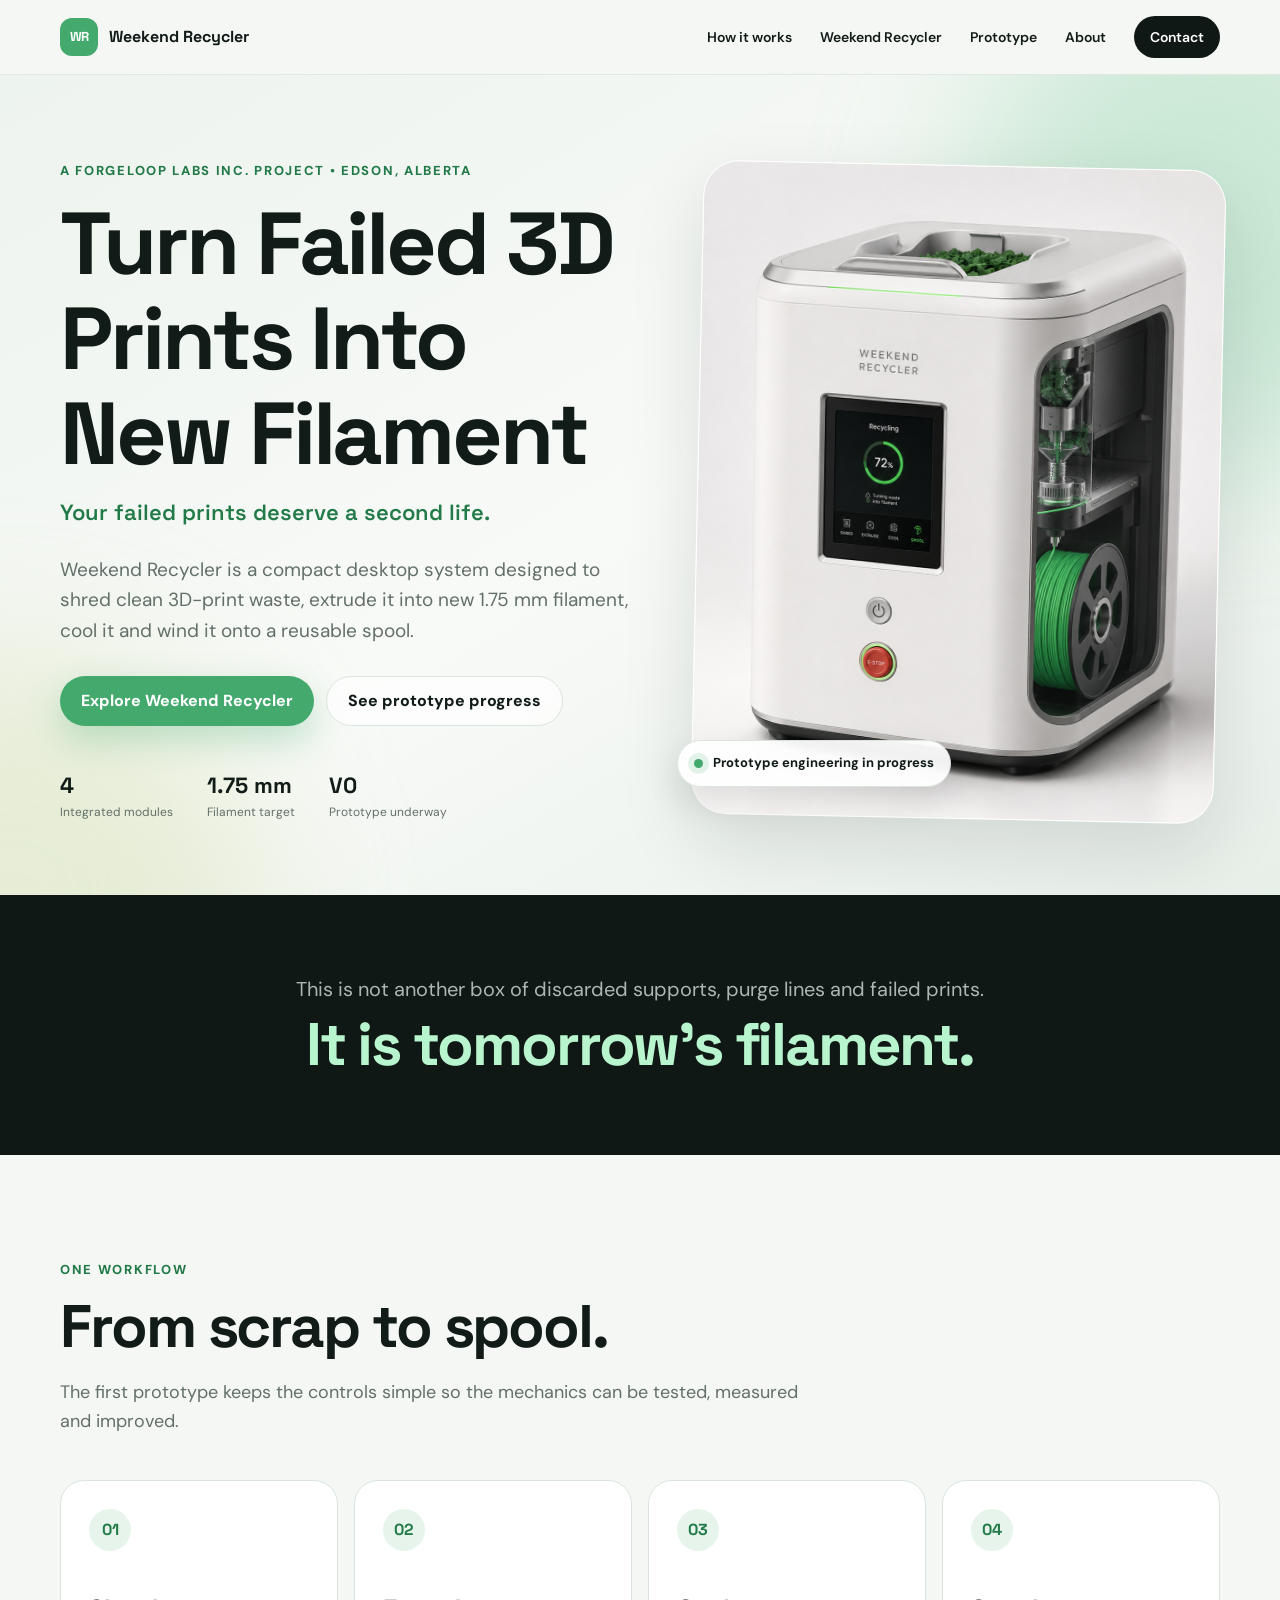
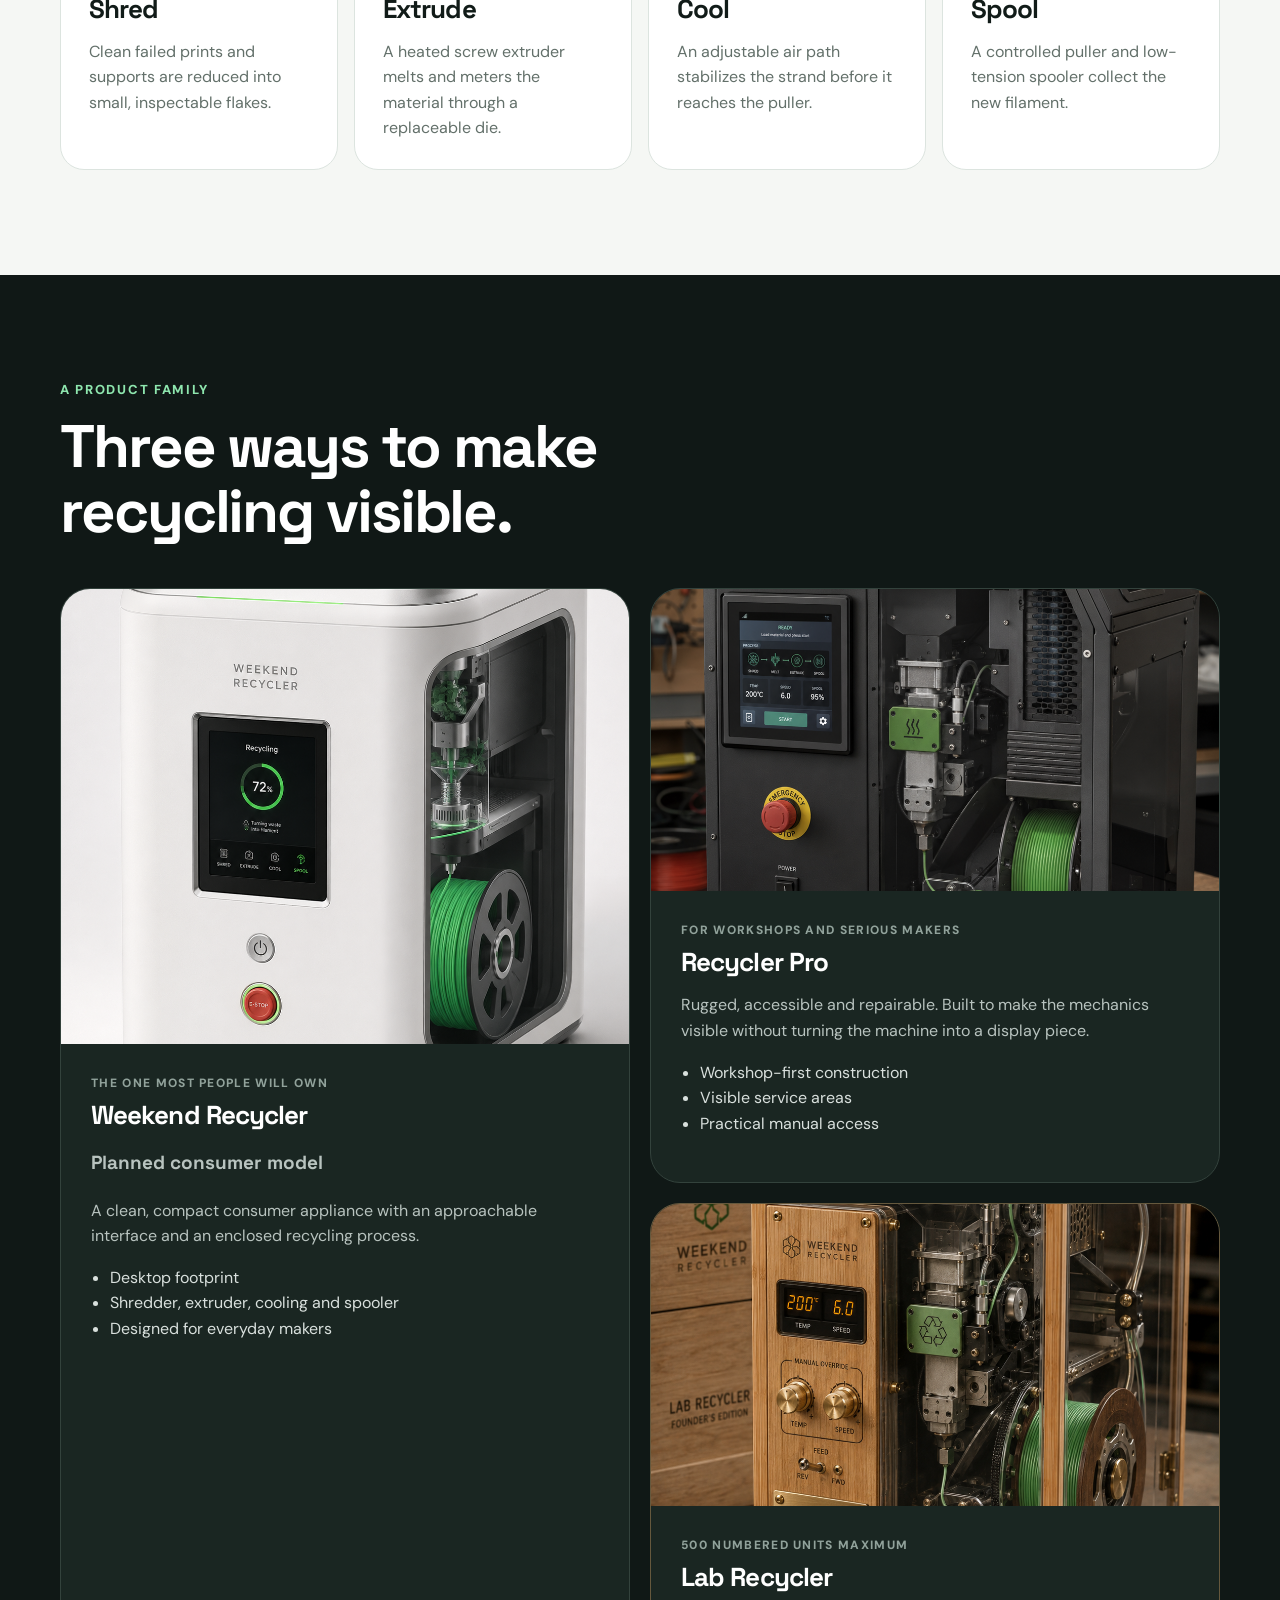
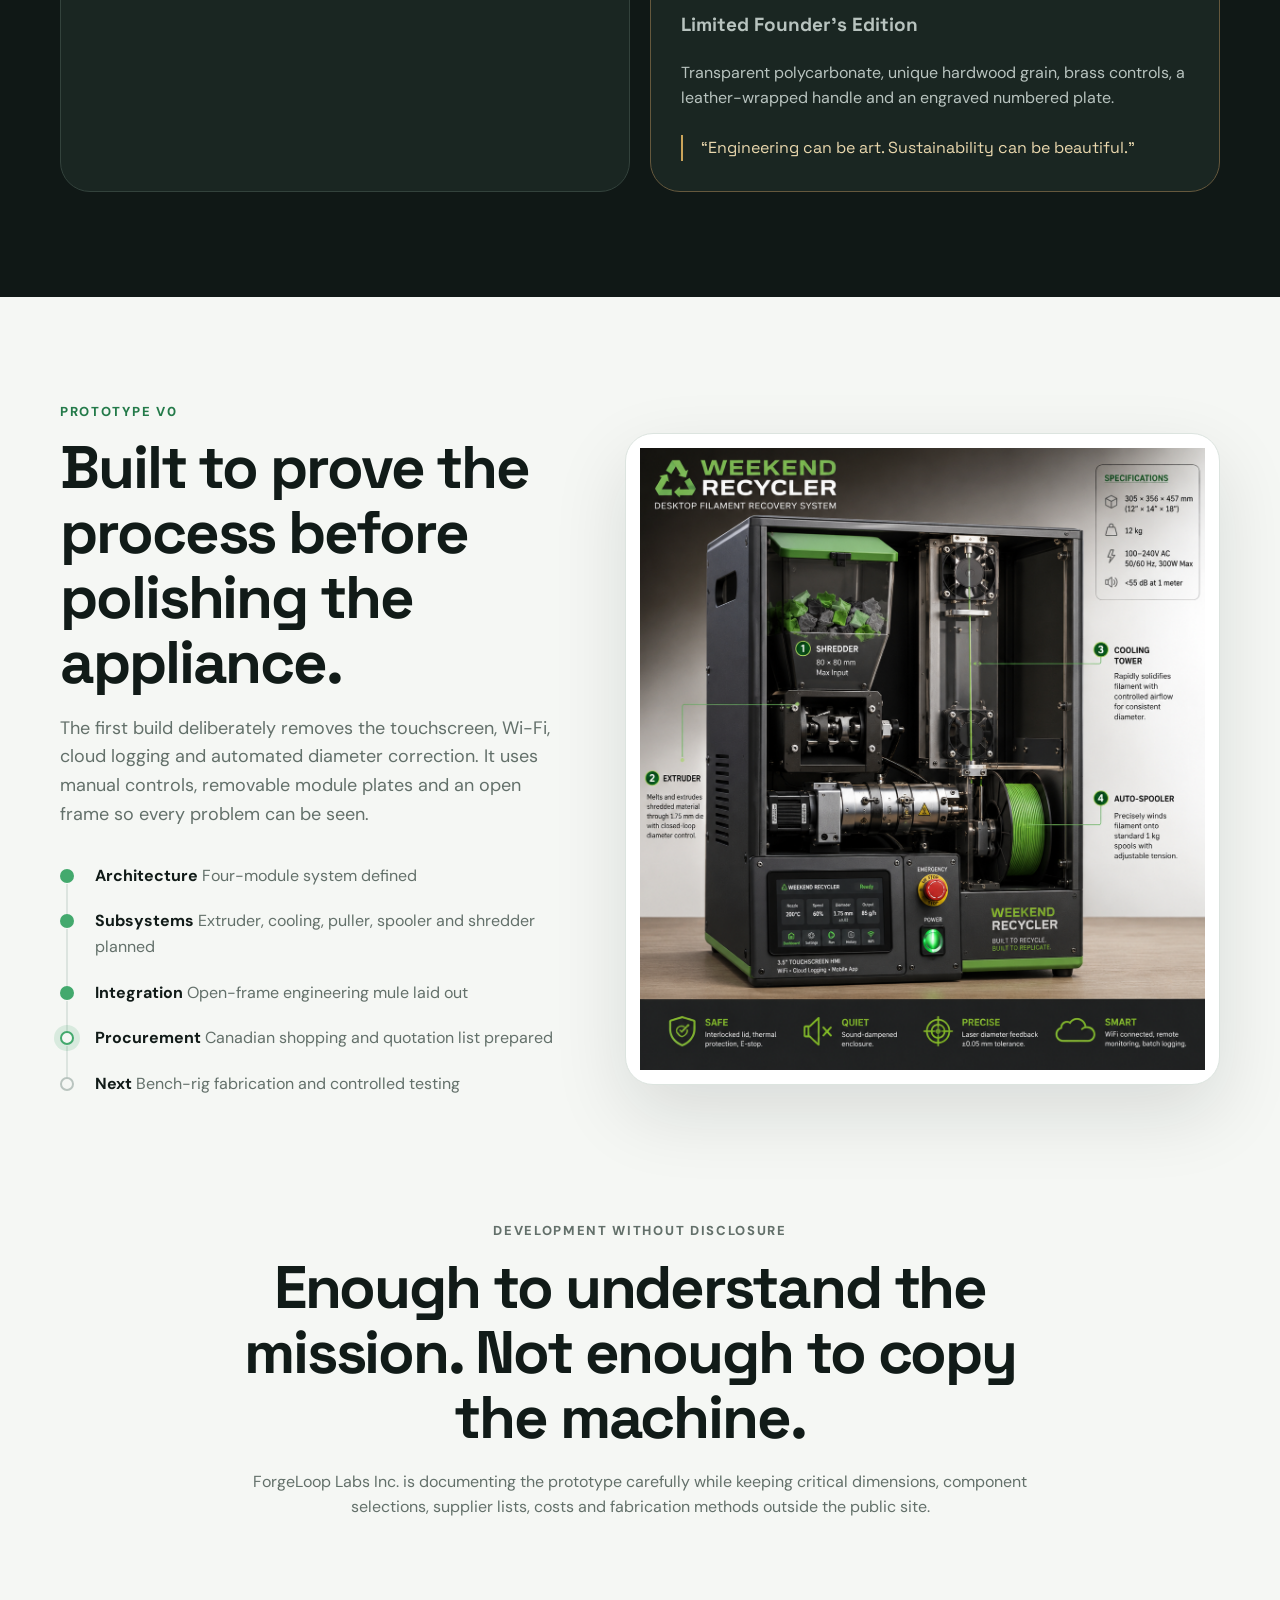
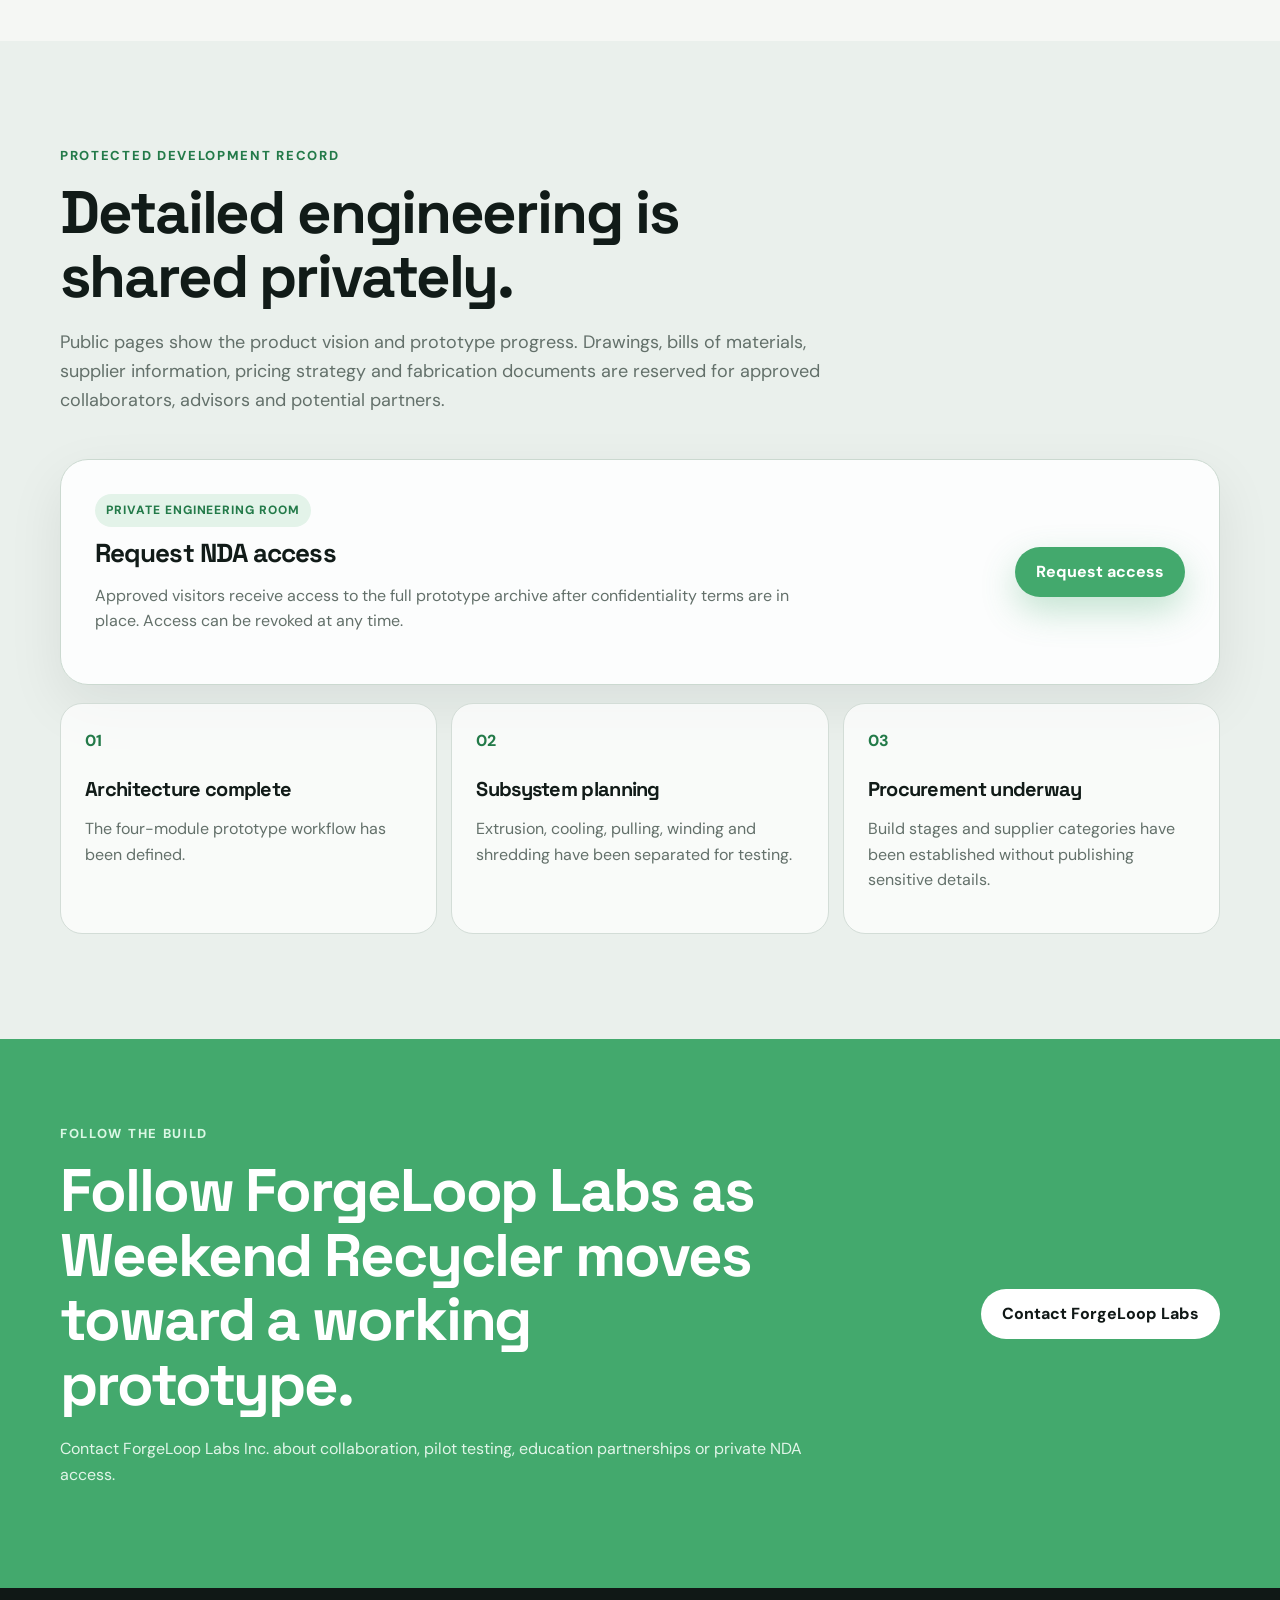
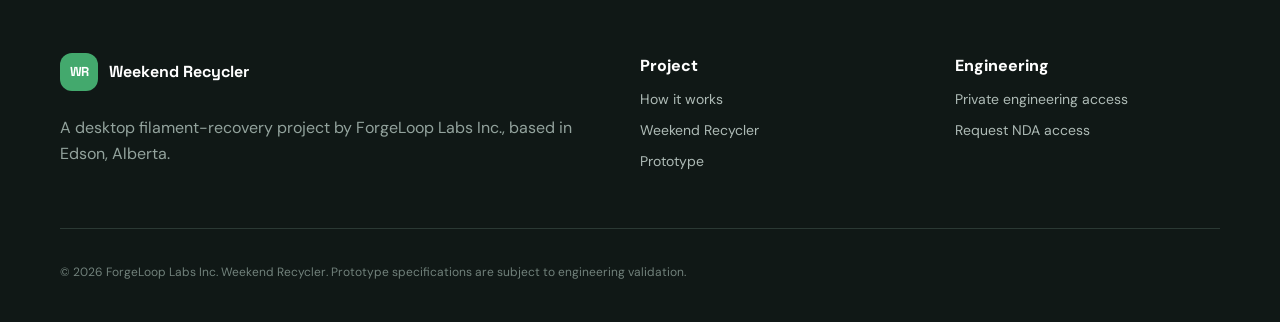
<file: index.html>
<!doctype html>
<html lang="en">
<head>
  <meta charset="utf-8">
  <meta name="viewport" content="width=device-width, initial-scale=1">
  <meta name="description" content="ForgeLoop Labs Inc. is an Alberta company developing the Weekend Recycler, a desktop system designed to turn clean failed 3D prints into reusable 1.75 mm filament.">
  <meta name="theme-color" content="#101816">
  <title>ForgeLoop Labs Inc. | Weekend Recycler for 3D Print Waste</title>

  <link rel="canonical" href="https://forgelooplabs.com/">

  <!-- Open Graph -->
  <meta property="og:type" content="website">
  <meta property="og:url" content="https://forgelooplabs.com/">
  <meta property="og:title" content="ForgeLoop Labs Inc. | Weekend Recycler">
  <meta property="og:description" content="An Alberta company developing a desktop system designed to turn clean failed 3D prints into reusable 1.75 mm filament.">
  <meta property="og:image" content="https://forgelooplabs.com/assets/standard-recycler.png">
  <meta property="og:site_name" content="ForgeLoop Labs">

  <!-- Twitter / X Card -->
  <meta name="twitter:card" content="summary_large_image">
  <meta name="twitter:title" content="ForgeLoop Labs Inc. | Weekend Recycler">
  <meta name="twitter:description" content="Turn failed 3D prints into reusable 1.75mm filament. A desktop recycling system from ForgeLoop Labs Inc.">
  <meta name="twitter:image" content="https://forgelooplabs.com/assets/standard-recycler.png">

  <link rel="preconnect" href="https://fonts.googleapis.com">
  <link rel="preconnect" href="https://fonts.gstatic.com" crossorigin>
  <link href="https://fonts.googleapis.com/css2?family=DM+Sans:wght@400;500;600;700&family=Space+Grotesk:wght@500;600;700&display=swap" rel="stylesheet">
  <link rel="stylesheet" href="styles.css">
  <script defer src="script.js"></script>

  <!-- JSON-LD: connected company and website entities -->
  <script type="application/ld+json">
  {
    "@context": "https://schema.org",
    "@graph": [
      {
        "@type": "Organization",
        "@id": "https://forgelooplabs.com/#organization",
        "name": "ForgeLoop Labs Inc.",
        "url": "https://forgelooplabs.com/",
        "description": "An Alberta product-development company creating desktop recycling technology for 3D-printing waste.",
        "address": {
          "@type": "PostalAddress",
          "addressLocality": "Edson",
          "addressRegion": "Alberta",
          "addressCountry": "CA"
        },
        "brand": {
          "@type": "Brand",
          "name": "Weekend Recycler"
        }
      },
      {
        "@type": "WebSite",
        "@id": "https://forgelooplabs.com/#website",
        "url": "https://forgelooplabs.com/",
        "name": "ForgeLoop Labs Inc.",
        "publisher": {
          "@id": "https://forgelooplabs.com/#organization"
        }
      }
    ]
  }
  </script>
</head>
<body>
  <a class="skip-link" href="#main">Skip to content</a>

  <header class="site-header">
    <div class="container nav-wrap">
      <a class="brand" href="/" aria-label="ForgeLoop Labs home">
        <span class="brand-mark">WR</span>
        <span>Weekend Recycler</span>
      </a>
      <button class="menu-button" aria-expanded="false" aria-controls="main-nav">Menu</button>
      <nav id="main-nav" class="main-nav" aria-label="Primary navigation">
        <a href="/how-it-works/">How it works</a>
        <a href="/weekend-recycler/">Weekend Recycler</a>
        <a href="/prototype/">Prototype</a>
        <a href="/about/">About</a>
        <a class="nav-cta" href="/contact/">Contact</a>
      </nav>
    </div>
  </header>

  <main id="main">
    <section id="top" class="hero">
      <div class="hero-glow hero-glow-one"></div>
      <div class="hero-glow hero-glow-two"></div>
      <div class="container hero-grid">
        <div class="hero-copy reveal">
          <p class="eyebrow">A ForgeLoop Labs Inc. project • Edson, Alberta</p>
          <h1>Turn Failed 3D Prints Into New Filament</h1>
          <p class="hero-tagline">Your failed prints deserve a second life.</p>
          <p class="hero-text">
            Weekend Recycler is a compact desktop system designed to shred clean 3D-print waste,
            extrude it into new 1.75 mm filament, cool it and wind it onto a reusable spool.
          </p>
          <div class="hero-actions">
            <a class="button button-primary" href="/weekend-recycler/">Explore Weekend Recycler</a>
            <a class="button button-secondary" href="/prototype/">See prototype progress</a>
          </div>
          <div class="hero-stats" aria-label="Product highlights">
            <div><strong>4</strong><span>Integrated modules</span></div>
            <div><strong>1.75 mm</strong><span>Filament target</span></div>
            <div><strong>V0</strong><span>Prototype underway</span></div>
          </div>
        </div>

        <div class="hero-visual reveal">
          <div class="image-shell">
            <img src="assets/standard-recycler.png" alt="Concept rendering of the Weekend Recycler desktop filament recycling machine">
          </div>
          <div class="floating-card">
            <span class="status-dot"></span>
            Prototype engineering in progress
          </div>
        </div>
      </div>
    </section>

    <section class="statement">
      <div class="container statement-inner reveal">
        <p>This is not another box of discarded supports, purge lines and failed prints.</p>
        <h2>It is tomorrow’s filament.</h2>
      </div>
    </section>

    <section id="how-it-works" class="section">
      <div class="container">
        <div class="section-heading reveal">
          <p class="eyebrow">One workflow</p>
          <h2>From scrap to spool.</h2>
          <p>The first prototype keeps the controls simple so the mechanics can be tested, measured and improved.</p>
        </div>
        <div class="process-grid">
          <article class="process-card reveal">
            <span>01</span>
            <h3>Shred</h3>
            <p>Clean failed prints and supports are reduced into small, inspectable flakes.</p>
          </article>
          <article class="process-card reveal">
            <span>02</span>
            <h3>Extrude</h3>
            <p>A heated screw extruder melts and meters the material through a replaceable die.</p>
          </article>
          <article class="process-card reveal">
            <span>03</span>
            <h3>Cool</h3>
            <p>An adjustable air path stabilizes the strand before it reaches the puller.</p>
          </article>
          <article class="process-card reveal">
            <span>04</span>
            <h3>Spool</h3>
            <p>A controlled puller and low-tension spooler collect the new filament.</p>
          </article>
        </div>
      </div>
    </section>

    <section id="models" class="section section-dark">
      <div class="container">
        <div class="section-heading reveal">
          <p class="eyebrow">A product family</p>
          <h2>Three ways to make recycling visible.</h2>
        </div>

        <div class="model-grid">
          <article class="model-card featured reveal">
            <div class="model-image"><img src="assets/standard-recycler.png" alt="Weekend Recycler standard model concept"></div>
            <div class="model-content">
              <p class="model-kicker">The one most people will own</p>
              <h3>Weekend Recycler</h3>
              <p class="availability">Planned consumer model</p>
              <p>A clean, compact consumer appliance with an approachable interface and an enclosed recycling process.</p>
              <ul>
                <li>Desktop footprint</li>
                <li>Shredder, extruder, cooling and spooler</li>
                <li>Designed for everyday makers</li>
              </ul>
            </div>
          </article>

          <article class="model-card reveal">
            <div class="model-image"><img src="assets/pro-recycler.png" alt="Workshop-oriented filament recycler concept"></div>
            <div class="model-content">
              <p class="model-kicker">For workshops and serious makers</p>
              <h3>Recycler Pro</h3>
              <p>Rugged, accessible and repairable. Built to make the mechanics visible without turning the machine into a display piece.</p>
              <ul>
                <li>Workshop-first construction</li>
                <li>Visible service areas</li>
                <li>Practical manual access</li>
              </ul>
            </div>
          </article>

          <article class="model-card lab reveal">
            <div class="model-image"><img src="assets/lab-recycler.png" alt="Lab Recycler Founder's Edition concept with wood, brass and clear panels"></div>
            <div class="model-content">
              <p class="model-kicker">500 numbered units maximum</p>
              <h3>Lab Recycler</h3>
              <p class="availability">Limited Founder’s Edition</p>
              <p>Transparent polycarbonate, unique hardwood grain, brass controls, a leather-wrapped handle and an engraved numbered plate.</p>
              <blockquote>“Engineering can be art. Sustainability can be beautiful.”</blockquote>
            </div>
          </article>
        </div>
      </div>
    </section>

    <section id="prototype" class="section">
      <div class="container prototype-grid">
        <div class="prototype-copy reveal">
          <p class="eyebrow">Prototype V0</p>
          <h2>Built to prove the process before polishing the appliance.</h2>
          <p>
            The first build deliberately removes the touchscreen, Wi-Fi, cloud logging and automated diameter correction.
            It uses manual controls, removable module plates and an open frame so every problem can be seen.
          </p>
          <div class="milestones">
            <div class="milestone done"><span></span><p><strong>Architecture</strong> Four-module system defined</p></div>
            <div class="milestone done"><span></span><p><strong>Subsystems</strong> Extruder, cooling, puller, spooler and shredder planned</p></div>
            <div class="milestone done"><span></span><p><strong>Integration</strong> Open-frame engineering mule laid out</p></div>
            <div class="milestone current"><span></span><p><strong>Procurement</strong> Canadian shopping and quotation list prepared</p></div>
            <div class="milestone"><span></span><p><strong>Next</strong> Bench-rig fabrication and controlled testing</p></div>
          </div>
        </div>
        <div class="prototype-visual reveal">
          <img src="assets/technical-recycler.png" alt="Public concept rendering of the Weekend Recycler prototype">
        </div>
      </div>
    </section>

    <section class="section detail-section">
      <div class="container public-vision reveal">
        <p class="eyebrow">Development without disclosure</p>
        <h2>Enough to understand the mission. Not enough to copy the machine.</h2>
        <p>
          ForgeLoop Labs Inc. is documenting the prototype carefully while keeping critical dimensions,
          component selections, supplier lists, costs and fabrication methods outside the public site.
        </p>
      </div>
    </section>

    <section id="documents" class="section docs-section">
      <div class="container">
        <div class="section-heading reveal">
          <p class="eyebrow">Protected development record</p>
          <h2>Detailed engineering is shared privately.</h2>
          <p>
            Public pages show the product vision and prototype progress. Drawings, bills of materials,
            supplier information, pricing strategy and fabrication documents are reserved for approved
            collaborators, advisors and potential partners.
          </p>
        </div>
        <div class="private-access-card reveal">
          <div>
            <span class="private-badge">Private engineering room</span>
            <h3>Request NDA access</h3>
            <p>
              Approved visitors receive access to the full prototype archive after confidentiality terms
              are in place. Access can be revoked at any time.
            </p>
          </div>
          <a class="button button-primary"
             href="mailto:david.bodnar@forgelooplabs.com?subject=Weekend%20Recycler%20NDA%20Access%20Request">
             Request access
          </a>
        </div>
        <div class="public-summary-grid">
          <article class="public-summary-card reveal"><span>01</span><h3>Architecture complete</h3><p>The four-module prototype workflow has been defined.</p></article>
          <article class="public-summary-card reveal"><span>02</span><h3>Subsystem planning</h3><p>Extrusion, cooling, pulling, winding and shredding have been separated for testing.</p></article>
          <article class="public-summary-card reveal"><span>03</span><h3>Procurement underway</h3><p>Build stages and supplier categories have been established without publishing sensitive details.</p></article>
        </div>
      </div>
    </section>

    <section id="contact" class="cta-section">
      <div class="container cta-inner reveal">
        <div>
          <p class="eyebrow">Follow the build</p>
          <h2>Follow ForgeLoop Labs as Weekend Recycler moves toward a working prototype.</h2>
          <p>Contact ForgeLoop Labs Inc. about collaboration, pilot testing, education partnerships or private NDA access.</p>
        </div>
        <a class="button button-light" href="mailto:david.bodnar@forgelooplabs.com?subject=Weekend%20Recycler">Contact ForgeLoop Labs</a>
      </div>
    </section>
  </main>

  <footer class="site-footer">
    <div class="container footer-grid">
      <div>
        <a class="brand footer-brand" href="/"><span class="brand-mark">WR</span><span>Weekend Recycler</span></a>
        <p>A desktop filament-recovery project by ForgeLoop Labs Inc., based in Edson, Alberta.</p>
      </div>
      <div>
        <p class="footer-heading">Project</p>
        <a href="/how-it-works/">How it works</a>
        <a href="/weekend-recycler/">Weekend Recycler</a>
        <a href="/prototype/">Prototype</a>
      </div>
      <div>
        <p class="footer-heading">Engineering</p>
        <a href="/contact/">Private engineering access</a>
        <a href="mailto:david.bodnar@forgelooplabs.com?subject=Weekend%20Recycler%20NDA%20Access%20Request">Request NDA access</a>
      </div>
    </div>
    <div class="container legal">
      <p>© <span id="year"></span> ForgeLoop Labs Inc. Weekend Recycler. Prototype specifications are subject to engineering validation.</p>
    </div>
  </footer>
</body>
</html>
</file>
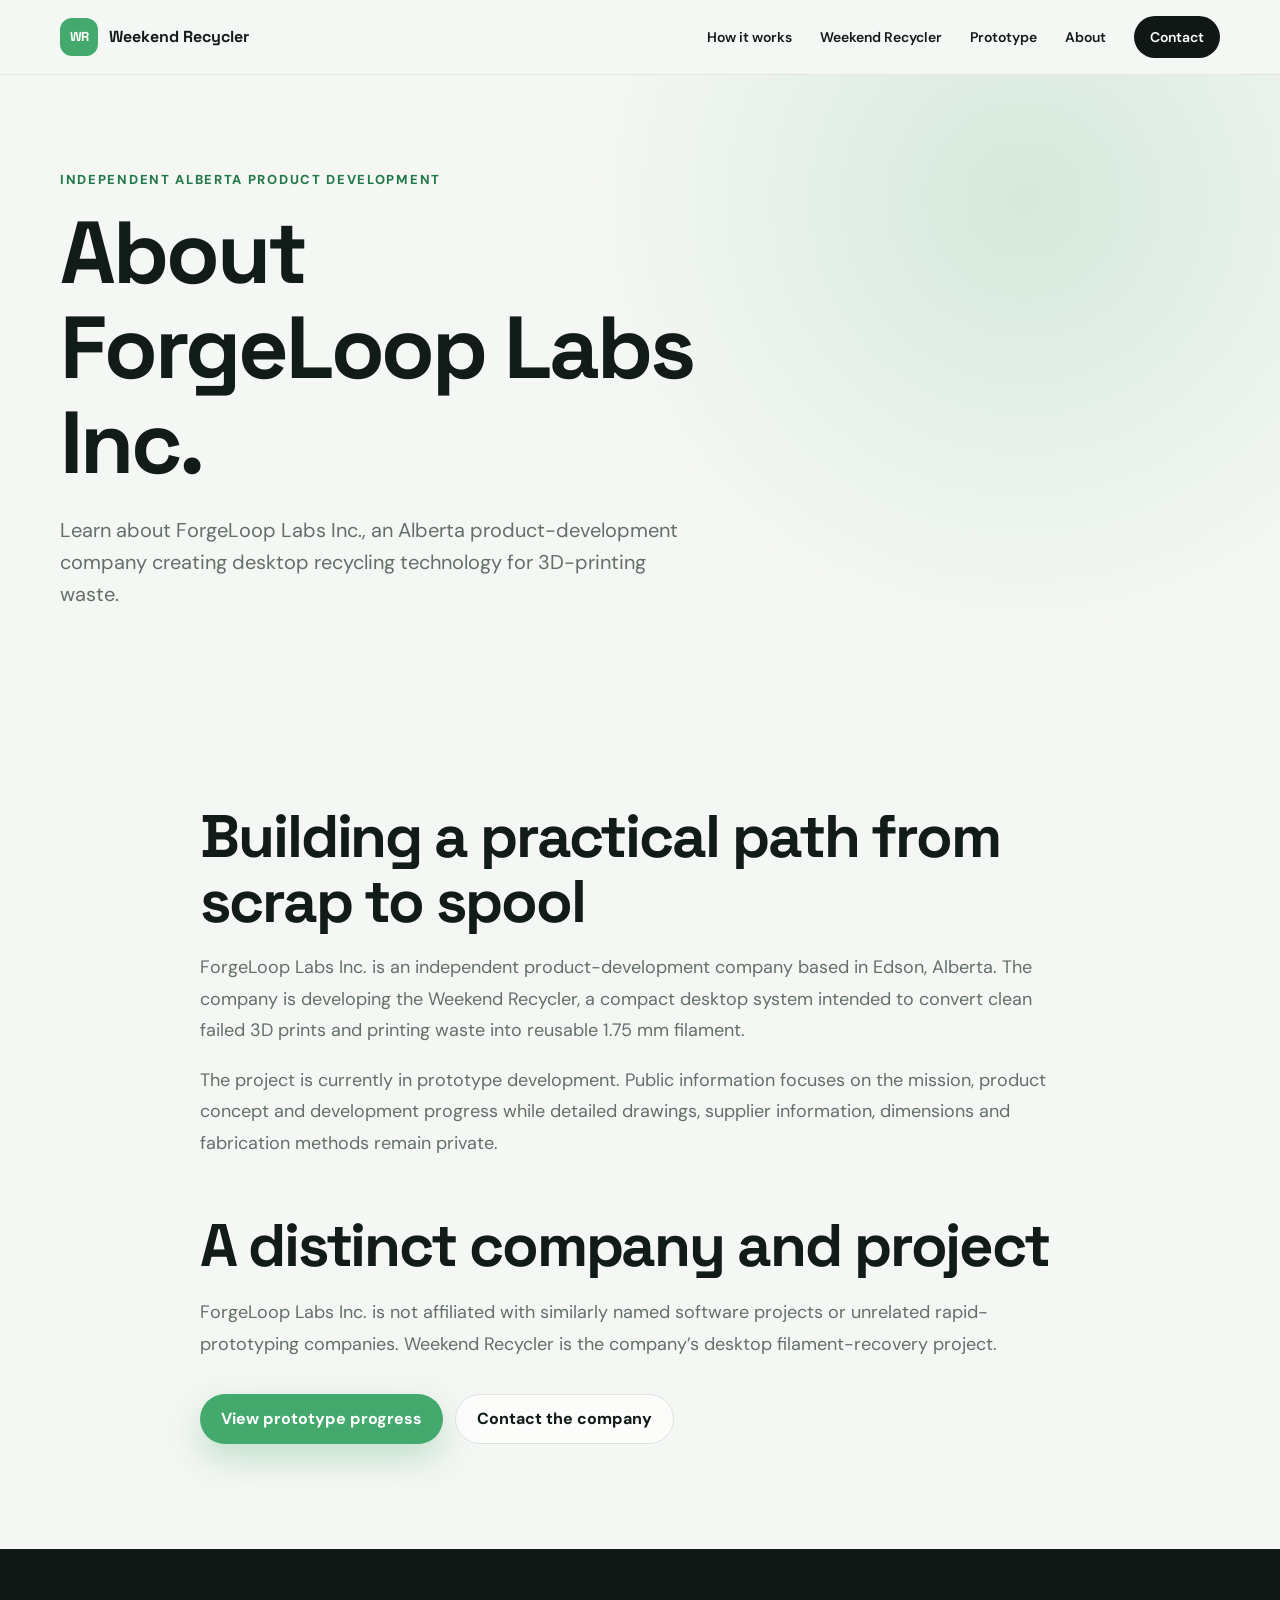
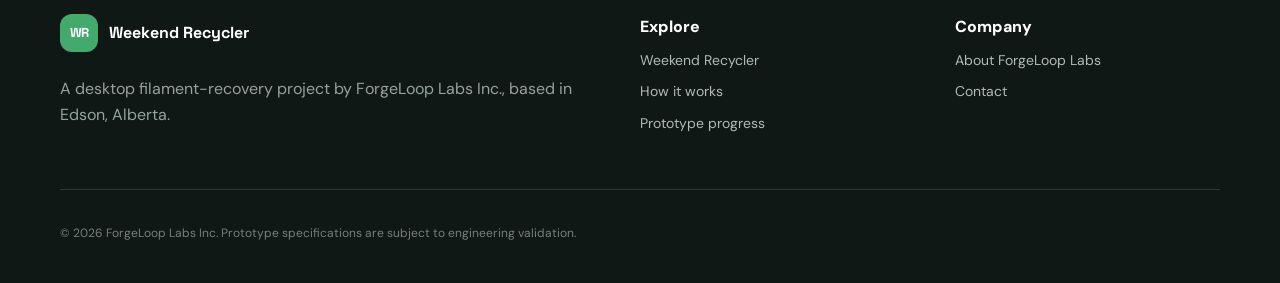
<file: about/index.html>
<!doctype html>
<html lang="en">
<head>
  <meta charset="utf-8">
  <meta name="viewport" content="width=device-width, initial-scale=1">
  <meta name="theme-color" content="#101816">
  <link rel="preconnect" href="https://fonts.googleapis.com">
  <link rel="preconnect" href="https://fonts.gstatic.com" crossorigin>
  <link href="https://fonts.googleapis.com/css2?family=DM+Sans:wght@400;500;600;700&family=Space+Grotesk:wght@500;600;700&display=swap" rel="stylesheet">
  <link rel="stylesheet" href="/styles.css">
  <script defer src="/script.js"></script>
  <title>About ForgeLoop Labs Inc. | Edson, Alberta</title>
  <meta name="description" content="Learn about ForgeLoop Labs Inc., an Alberta product-development company creating desktop recycling technology for 3D-printing waste.">
  <link rel="canonical" href="https://forgelooplabs.com/about/">
  <meta property="og:type" content="website">
  <meta property="og:url" content="https://forgelooplabs.com/about/">
  <meta property="og:title" content="About ForgeLoop Labs Inc. | Edson, Alberta">
  <meta property="og:description" content="Learn about ForgeLoop Labs Inc., an Alberta product-development company creating desktop recycling technology for 3D-printing waste.">
  <meta property="og:image" content="https://forgelooplabs.com/assets/standard-recycler.png">
  <meta name="twitter:card" content="summary_large_image">
  <script type="application/ld+json">{"@context":"https://schema.org","@type":"WebPage","name":"About ForgeLoop Labs Inc.","url":"https://forgelooplabs.com/about/","isPartOf":{"@id":"https://forgelooplabs.com/#website"},"about":{"@id":"https://forgelooplabs.com/#organization"}}</script>
</head>
<body>
<a class="skip-link" href="#main">Skip to content</a>
<header class="site-header"><div class="container nav-wrap"><a class="brand" href="/" aria-label="ForgeLoop Labs home"><span class="brand-mark">WR</span><span>Weekend Recycler</span></a><button class="menu-button" aria-expanded="false" aria-controls="main-nav">Menu</button><nav id="main-nav" class="main-nav" aria-label="Primary navigation"><a href="/how-it-works/">How it works</a><a href="/weekend-recycler/">Weekend Recycler</a><a href="/prototype/">Prototype</a><a href="/about/">About</a><a class="nav-cta" href="/contact/">Contact</a></nav></div></header>
<main id="main">
<section class="inner-hero"><div class="container inner-grid"><div><p class="eyebrow">Independent Alberta product development</p><h1>About ForgeLoop Labs Inc.</h1><p class="inner-lead">Learn about ForgeLoop Labs Inc., an Alberta product-development company creating desktop recycling technology for 3D-printing waste.</p></div></div></section>
<section class="section"><div class="container content-narrow"><h2>Building a practical path from scrap to spool</h2><p>ForgeLoop Labs Inc. is an independent product-development company based in Edson, Alberta. The company is developing the Weekend Recycler, a compact desktop system intended to convert clean failed 3D prints and printing waste into reusable 1.75 mm filament.</p><p>The project is currently in prototype development. Public information focuses on the mission, product concept and development progress while detailed drawings, supplier information, dimensions and fabrication methods remain private.</p><h2>A distinct company and project</h2><p>ForgeLoop Labs Inc. is not affiliated with similarly named software projects or unrelated rapid-prototyping companies. Weekend Recycler is the company’s desktop filament-recovery project.</p><div class="inline-actions"><a class="button button-primary" href="/prototype/">View prototype progress</a><a class="button button-secondary" href="/contact/">Contact the company</a></div></div></section>
</main>
<footer class="site-footer"><div class="container footer-grid"><div><a class="brand footer-brand" href="/"><span class="brand-mark">WR</span><span>Weekend Recycler</span></a><p>A desktop filament-recovery project by ForgeLoop Labs Inc., based in Edson, Alberta.</p></div><div><p class="footer-heading">Explore</p><a href="/weekend-recycler/">Weekend Recycler</a><a href="/how-it-works/">How it works</a><a href="/prototype/">Prototype progress</a></div><div><p class="footer-heading">Company</p><a href="/about/">About ForgeLoop Labs</a><a href="/contact/">Contact</a></div></div><div class="container legal"><p>© <span id="year"></span> ForgeLoop Labs Inc. Prototype specifications are subject to engineering validation.</p></div></footer>
</body>
</html>
</file>
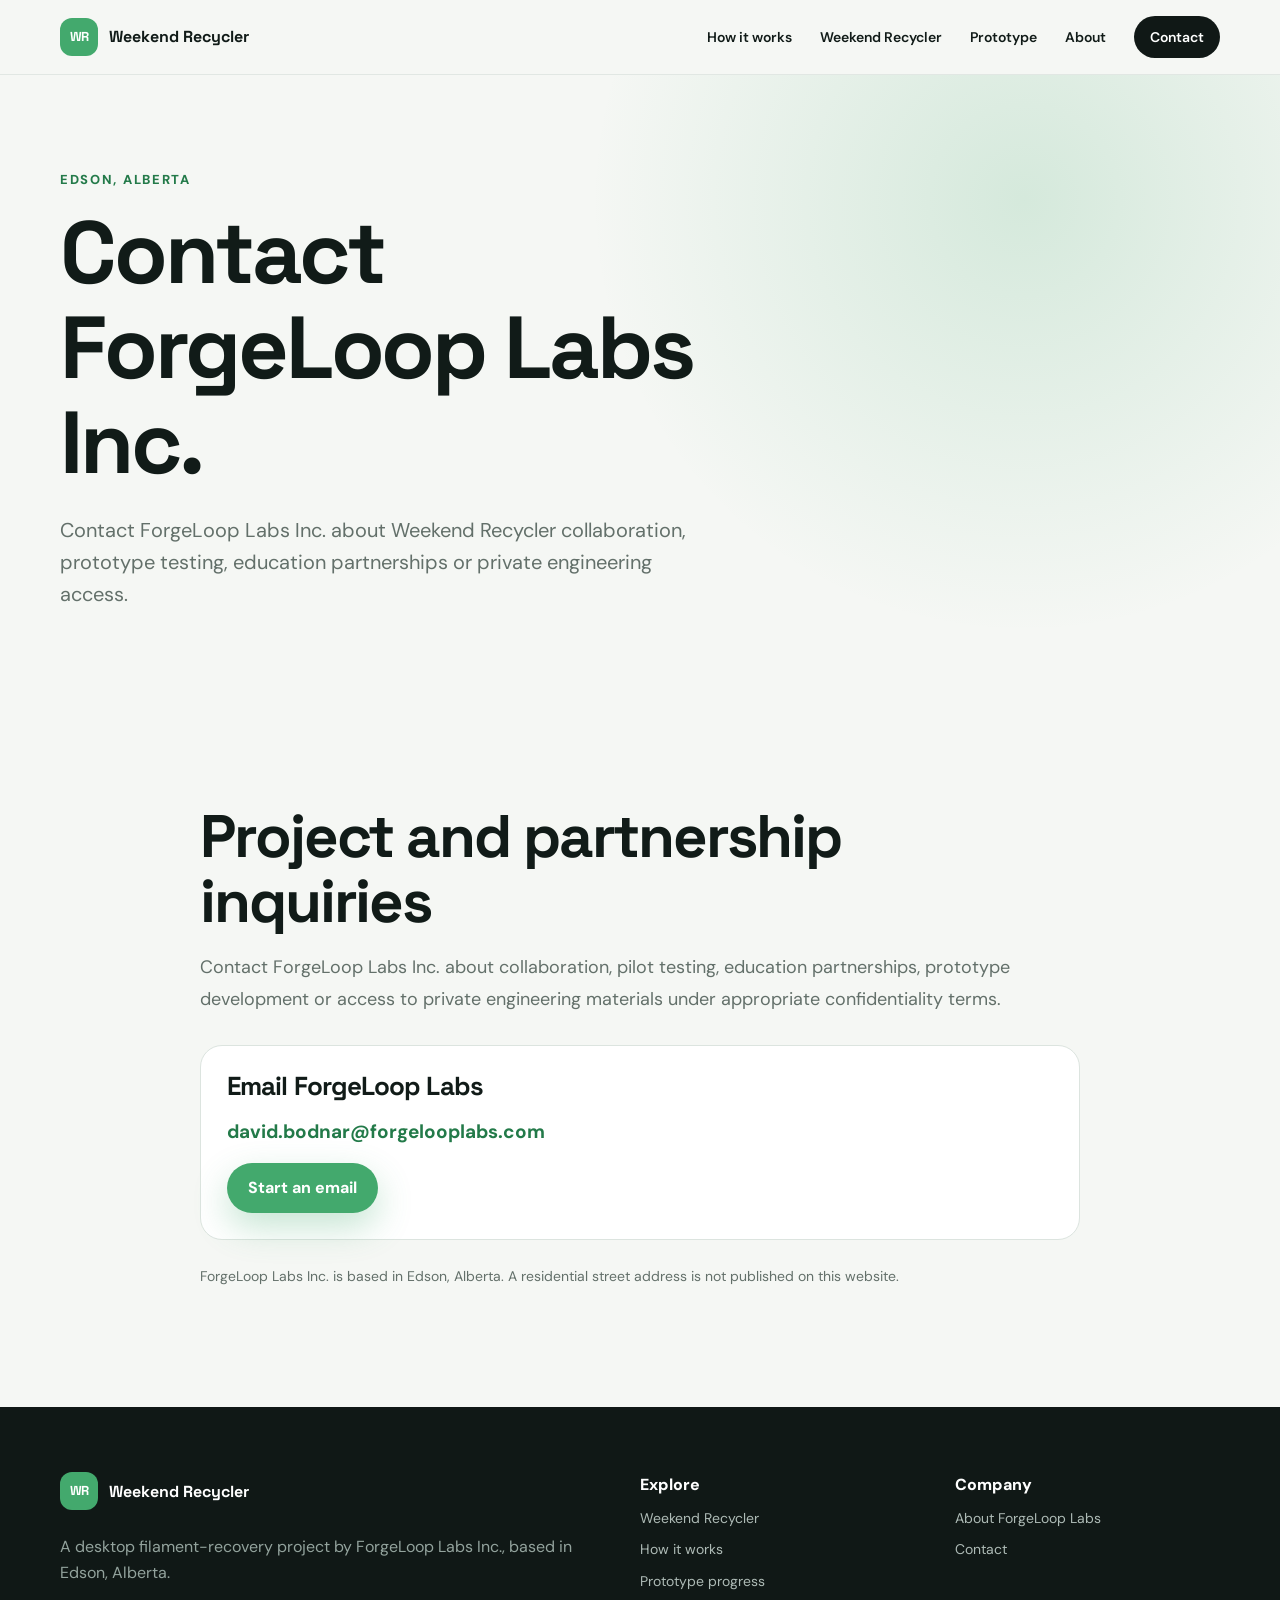
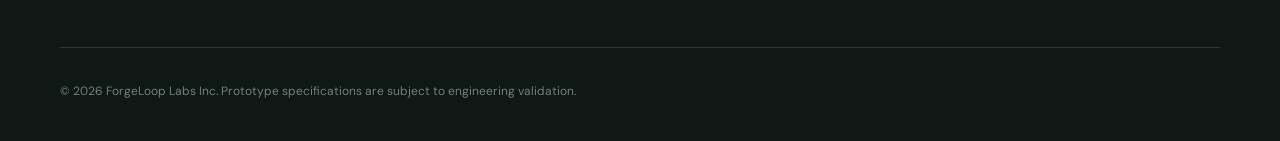
<file: contact/index.html>
<!doctype html>
<html lang="en">
<head>
  <meta charset="utf-8">
  <meta name="viewport" content="width=device-width, initial-scale=1">
  <meta name="theme-color" content="#101816">
  <link rel="preconnect" href="https://fonts.googleapis.com">
  <link rel="preconnect" href="https://fonts.gstatic.com" crossorigin>
  <link href="https://fonts.googleapis.com/css2?family=DM+Sans:wght@400;500;600;700&family=Space+Grotesk:wght@500;600;700&display=swap" rel="stylesheet">
  <link rel="stylesheet" href="/styles.css">
  <script defer src="/script.js"></script>
  <title>Contact ForgeLoop Labs Inc. | Weekend Recycler</title>
  <meta name="description" content="Contact ForgeLoop Labs Inc. about Weekend Recycler collaboration, prototype testing, education partnerships or private engineering access.">
  <link rel="canonical" href="https://forgelooplabs.com/contact/">
  <meta property="og:type" content="website">
  <meta property="og:url" content="https://forgelooplabs.com/contact/">
  <meta property="og:title" content="Contact ForgeLoop Labs Inc. | Weekend Recycler">
  <meta property="og:description" content="Contact ForgeLoop Labs Inc. about Weekend Recycler collaboration, prototype testing, education partnerships or private engineering access.">
  <meta property="og:image" content="https://forgelooplabs.com/assets/standard-recycler.png">
  <meta name="twitter:card" content="summary_large_image">
  <script type="application/ld+json">{"@context":"https://schema.org","@type":"WebPage","name":"Contact ForgeLoop Labs Inc.","url":"https://forgelooplabs.com/contact/","isPartOf":{"@id":"https://forgelooplabs.com/#website"},"about":{"@id":"https://forgelooplabs.com/#organization"}}</script>
</head>
<body>
<a class="skip-link" href="#main">Skip to content</a>
<header class="site-header"><div class="container nav-wrap"><a class="brand" href="/" aria-label="ForgeLoop Labs home"><span class="brand-mark">WR</span><span>Weekend Recycler</span></a><button class="menu-button" aria-expanded="false" aria-controls="main-nav">Menu</button><nav id="main-nav" class="main-nav" aria-label="Primary navigation"><a href="/how-it-works/">How it works</a><a href="/weekend-recycler/">Weekend Recycler</a><a href="/prototype/">Prototype</a><a href="/about/">About</a><a class="nav-cta" href="/contact/">Contact</a></nav></div></header>
<main id="main">
<section class="inner-hero"><div class="container inner-grid"><div><p class="eyebrow">Edson, Alberta</p><h1>Contact ForgeLoop Labs Inc.</h1><p class="inner-lead">Contact ForgeLoop Labs Inc. about Weekend Recycler collaboration, prototype testing, education partnerships or private engineering access.</p></div></div></section>
<section class="section"><div class="container content-narrow"><h2>Project and partnership inquiries</h2><p>Contact ForgeLoop Labs Inc. about collaboration, pilot testing, education partnerships, prototype development or access to private engineering materials under appropriate confidentiality terms.</p><div class="contact-card"><h3>Email ForgeLoop Labs</h3><p><a href="mailto:david.bodnar@forgelooplabs.com">david.bodnar@forgelooplabs.com</a></p><a class="button button-primary" href="mailto:david.bodnar@forgelooplabs.com?subject=Weekend%20Recycler%20Inquiry">Start an email</a></div><p class="small-note">ForgeLoop Labs Inc. is based in Edson, Alberta. A residential street address is not published on this website.</p></div></section>
</main>
<footer class="site-footer"><div class="container footer-grid"><div><a class="brand footer-brand" href="/"><span class="brand-mark">WR</span><span>Weekend Recycler</span></a><p>A desktop filament-recovery project by ForgeLoop Labs Inc., based in Edson, Alberta.</p></div><div><p class="footer-heading">Explore</p><a href="/weekend-recycler/">Weekend Recycler</a><a href="/how-it-works/">How it works</a><a href="/prototype/">Prototype progress</a></div><div><p class="footer-heading">Company</p><a href="/about/">About ForgeLoop Labs</a><a href="/contact/">Contact</a></div></div><div class="container legal"><p>© <span id="year"></span> ForgeLoop Labs Inc. Prototype specifications are subject to engineering validation.</p></div></footer>
</body>
</html>
</file>
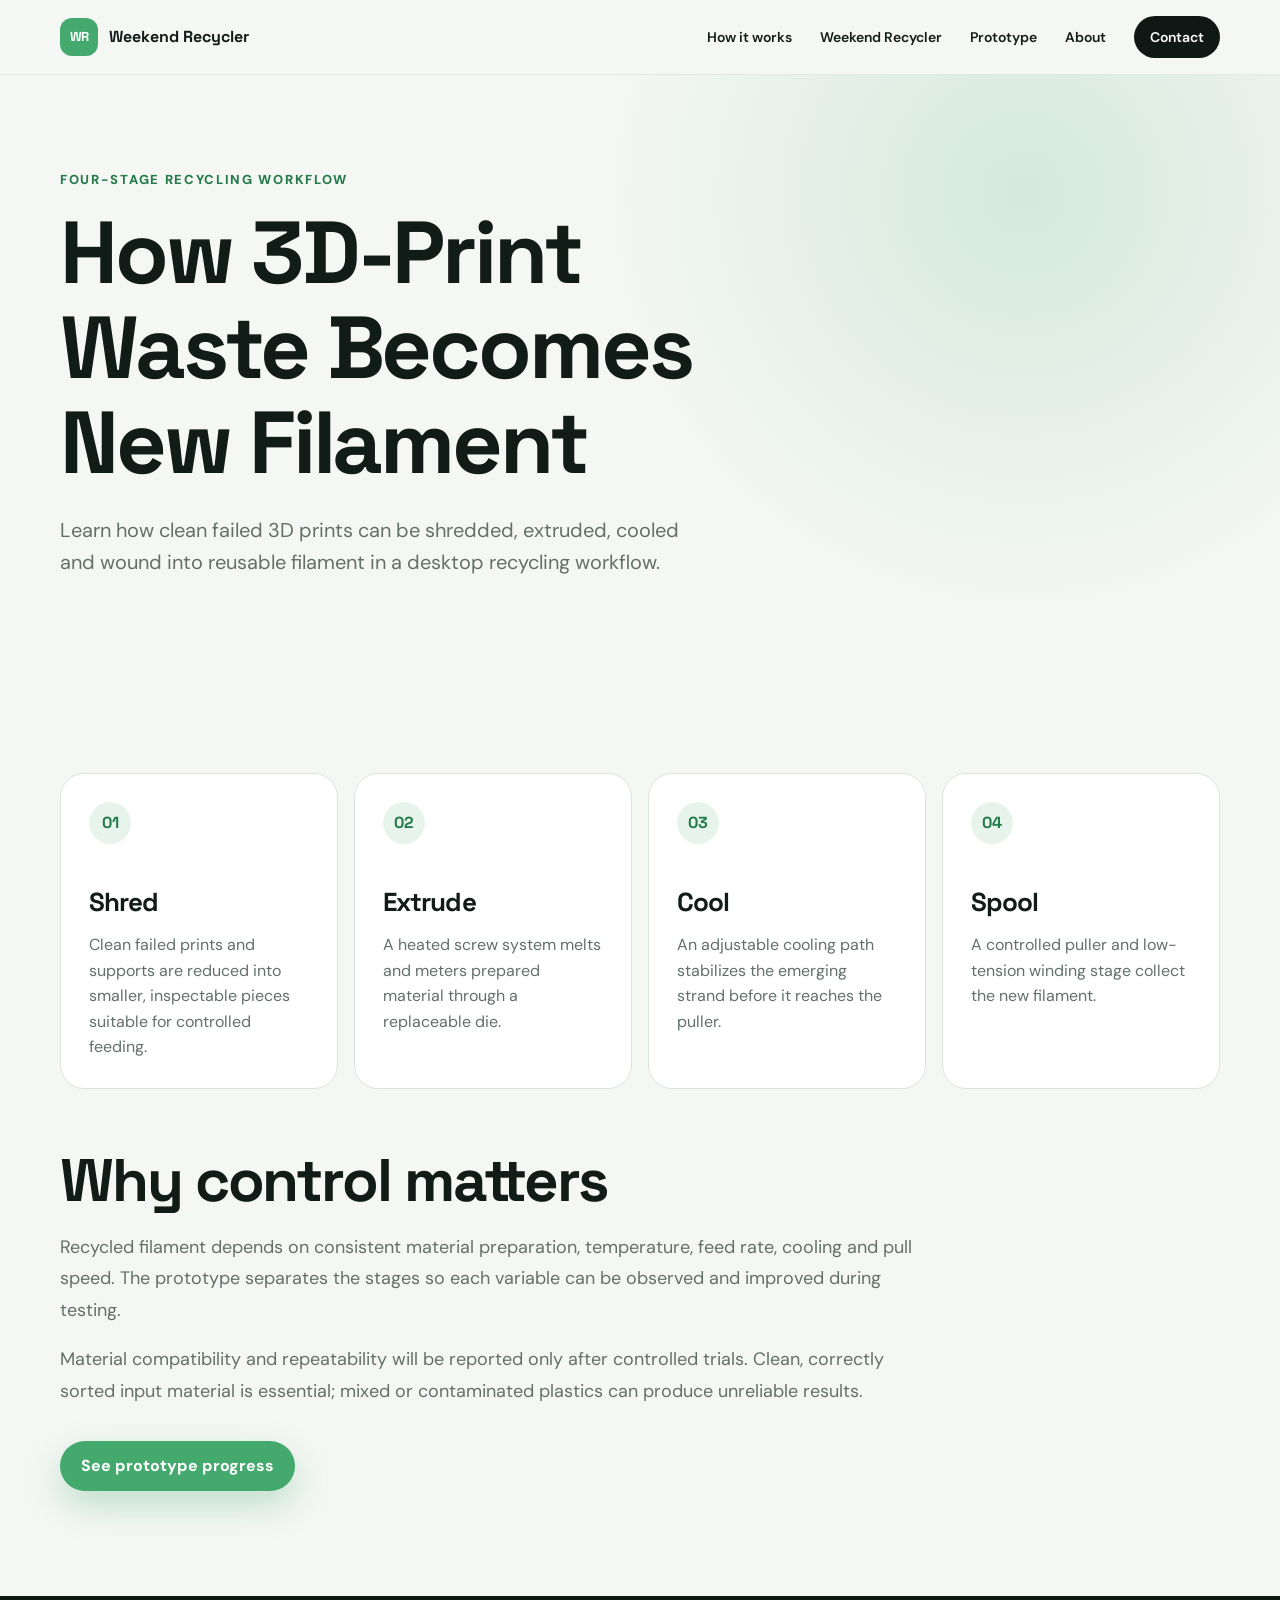
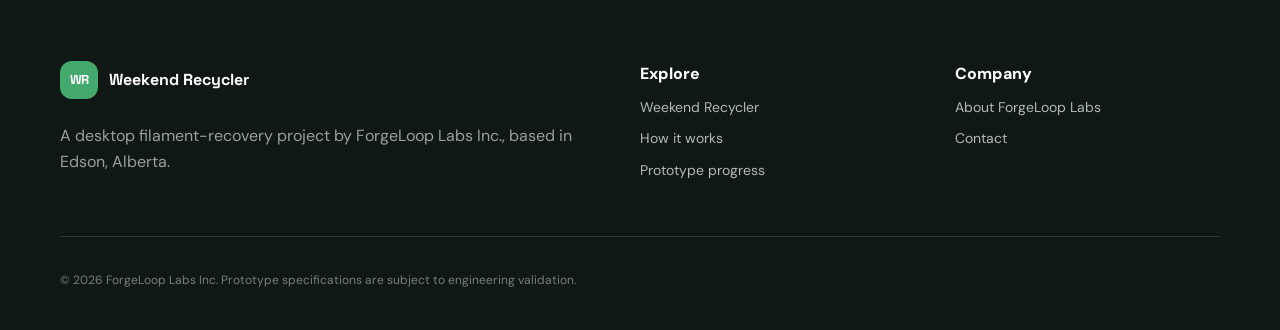
<file: how-it-works/index.html>
<!doctype html>
<html lang="en">
<head>
  <meta charset="utf-8">
  <meta name="viewport" content="width=device-width, initial-scale=1">
  <meta name="theme-color" content="#101816">
  <link rel="preconnect" href="https://fonts.googleapis.com">
  <link rel="preconnect" href="https://fonts.gstatic.com" crossorigin>
  <link href="https://fonts.googleapis.com/css2?family=DM+Sans:wght@400;500;600;700&family=Space+Grotesk:wght@500;600;700&display=swap" rel="stylesheet">
  <link rel="stylesheet" href="/styles.css">
  <script defer src="/script.js"></script>
  <title>How Desktop Filament Recycling Works | ForgeLoop Labs</title>
  <meta name="description" content="Learn how clean failed 3D prints can be shredded, extruded, cooled and wound into reusable filament in a desktop recycling workflow.">
  <link rel="canonical" href="https://forgelooplabs.com/how-it-works/">
  <meta property="og:type" content="website">
  <meta property="og:url" content="https://forgelooplabs.com/how-it-works/">
  <meta property="og:title" content="How Desktop Filament Recycling Works | ForgeLoop Labs">
  <meta property="og:description" content="Learn how clean failed 3D prints can be shredded, extruded, cooled and wound into reusable filament in a desktop recycling workflow.">
  <meta property="og:image" content="https://forgelooplabs.com/assets/standard-recycler.png">
  <meta name="twitter:card" content="summary_large_image">
  <script type="application/ld+json">{"@context":"https://schema.org","@type":"WebPage","name":"How 3D-Print Waste Becomes New Filament","url":"https://forgelooplabs.com/how-it-works/","isPartOf":{"@id":"https://forgelooplabs.com/#website"},"about":{"@id":"https://forgelooplabs.com/#organization"}}</script>
</head>
<body>
<a class="skip-link" href="#main">Skip to content</a>
<header class="site-header"><div class="container nav-wrap"><a class="brand" href="/" aria-label="ForgeLoop Labs home"><span class="brand-mark">WR</span><span>Weekend Recycler</span></a><button class="menu-button" aria-expanded="false" aria-controls="main-nav">Menu</button><nav id="main-nav" class="main-nav" aria-label="Primary navigation"><a href="/how-it-works/">How it works</a><a href="/weekend-recycler/">Weekend Recycler</a><a href="/prototype/">Prototype</a><a href="/about/">About</a><a class="nav-cta" href="/contact/">Contact</a></nav></div></header>
<main id="main">
<section class="inner-hero"><div class="container inner-grid"><div><p class="eyebrow">Four-stage recycling workflow</p><h1>How 3D-Print Waste Becomes New Filament</h1><p class="inner-lead">Learn how clean failed 3D prints can be shredded, extruded, cooled and wound into reusable filament in a desktop recycling workflow.</p></div></div></section>
<section class="section"><div class="container"><div class="process-grid"><article class="process-card"><span>01</span><h3>Shred</h3><p>Clean failed prints and supports are reduced into smaller, inspectable pieces suitable for controlled feeding.</p></article><article class="process-card"><span>02</span><h3>Extrude</h3><p>A heated screw system melts and meters prepared material through a replaceable die.</p></article><article class="process-card"><span>03</span><h3>Cool</h3><p>An adjustable cooling path stabilizes the emerging strand before it reaches the puller.</p></article><article class="process-card"><span>04</span><h3>Spool</h3><p>A controlled puller and low-tension winding stage collect the new filament.</p></article></div><div class="content-narrow section-copy"><h2>Why control matters</h2><p>Recycled filament depends on consistent material preparation, temperature, feed rate, cooling and pull speed. The prototype separates the stages so each variable can be observed and improved during testing.</p><p>Material compatibility and repeatability will be reported only after controlled trials. Clean, correctly sorted input material is essential; mixed or contaminated plastics can produce unreliable results.</p><div class="inline-actions"><a class="button button-primary" href="/prototype/">See prototype progress</a></div></div></div></section>
</main>
<footer class="site-footer"><div class="container footer-grid"><div><a class="brand footer-brand" href="/"><span class="brand-mark">WR</span><span>Weekend Recycler</span></a><p>A desktop filament-recovery project by ForgeLoop Labs Inc., based in Edson, Alberta.</p></div><div><p class="footer-heading">Explore</p><a href="/weekend-recycler/">Weekend Recycler</a><a href="/how-it-works/">How it works</a><a href="/prototype/">Prototype progress</a></div><div><p class="footer-heading">Company</p><a href="/about/">About ForgeLoop Labs</a><a href="/contact/">Contact</a></div></div><div class="container legal"><p>© <span id="year"></span> ForgeLoop Labs Inc. Prototype specifications are subject to engineering validation.</p></div></footer>
</body>
</html>
</file>
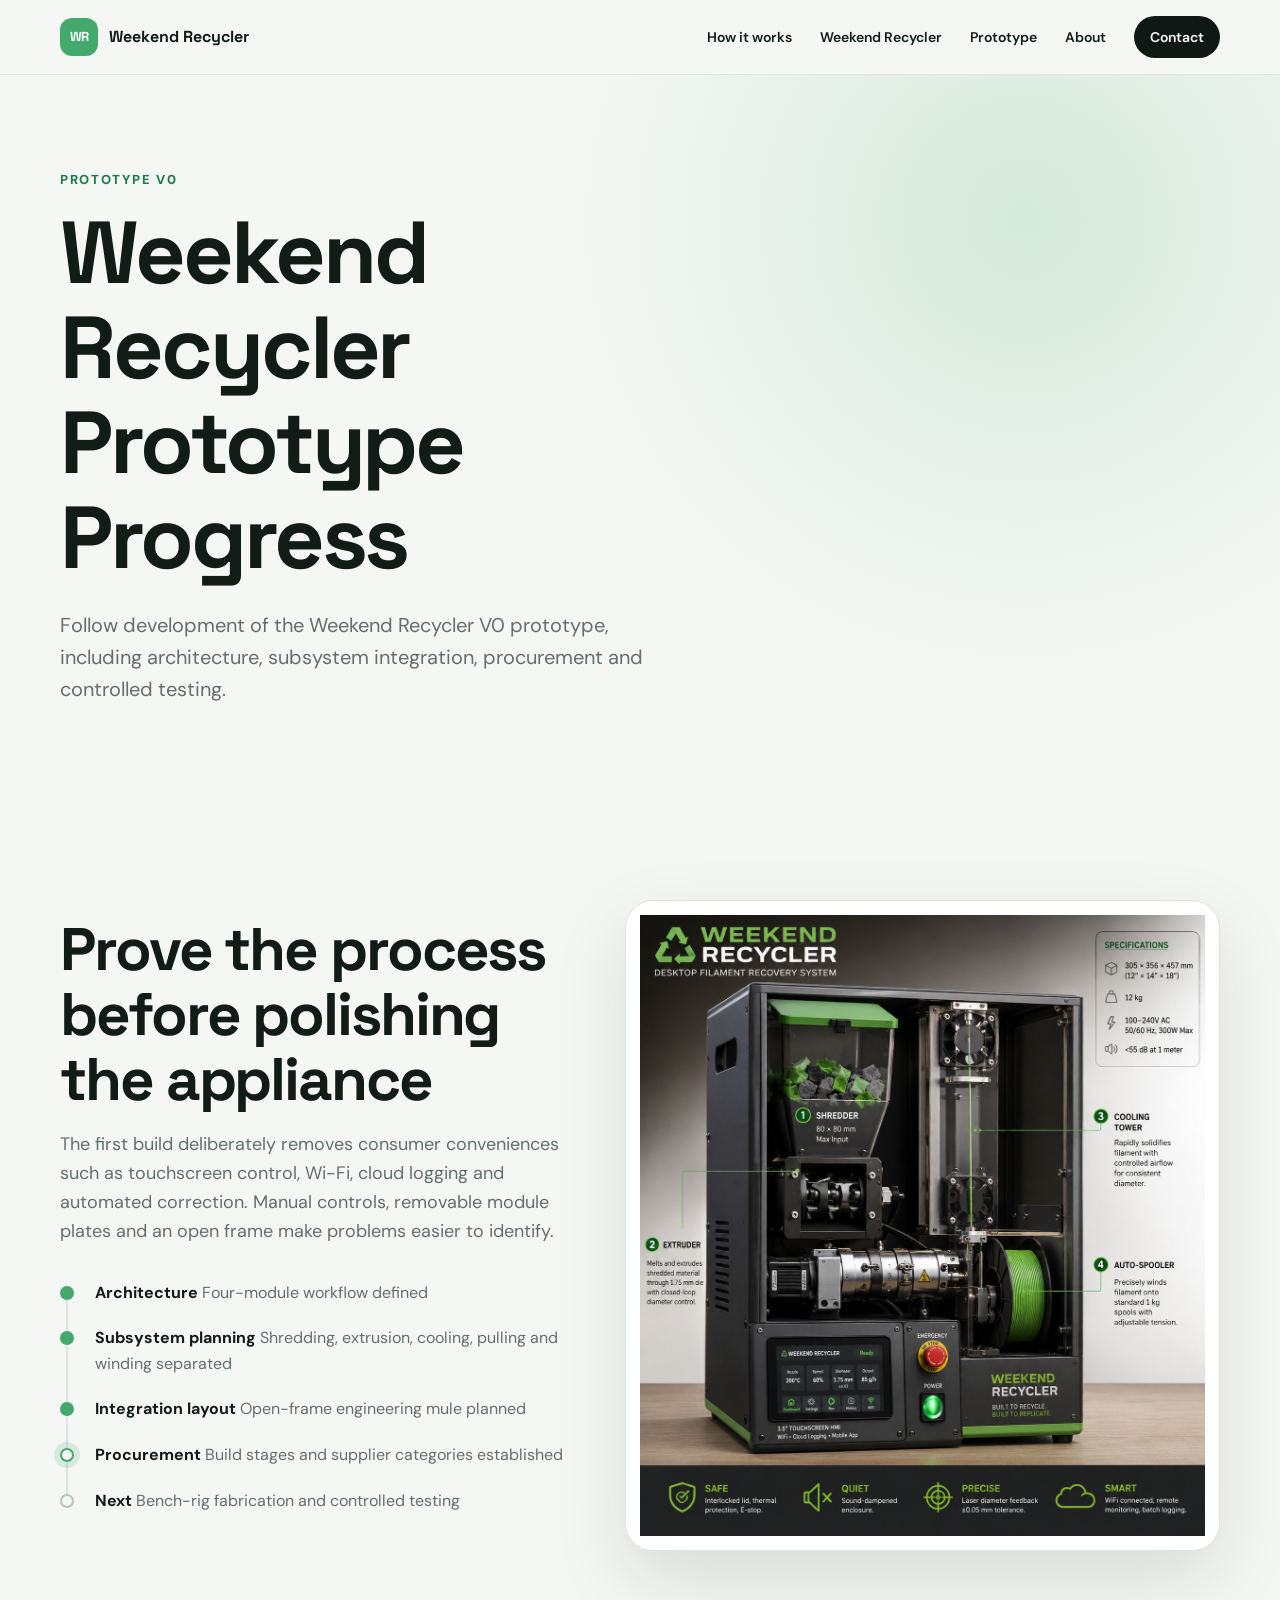
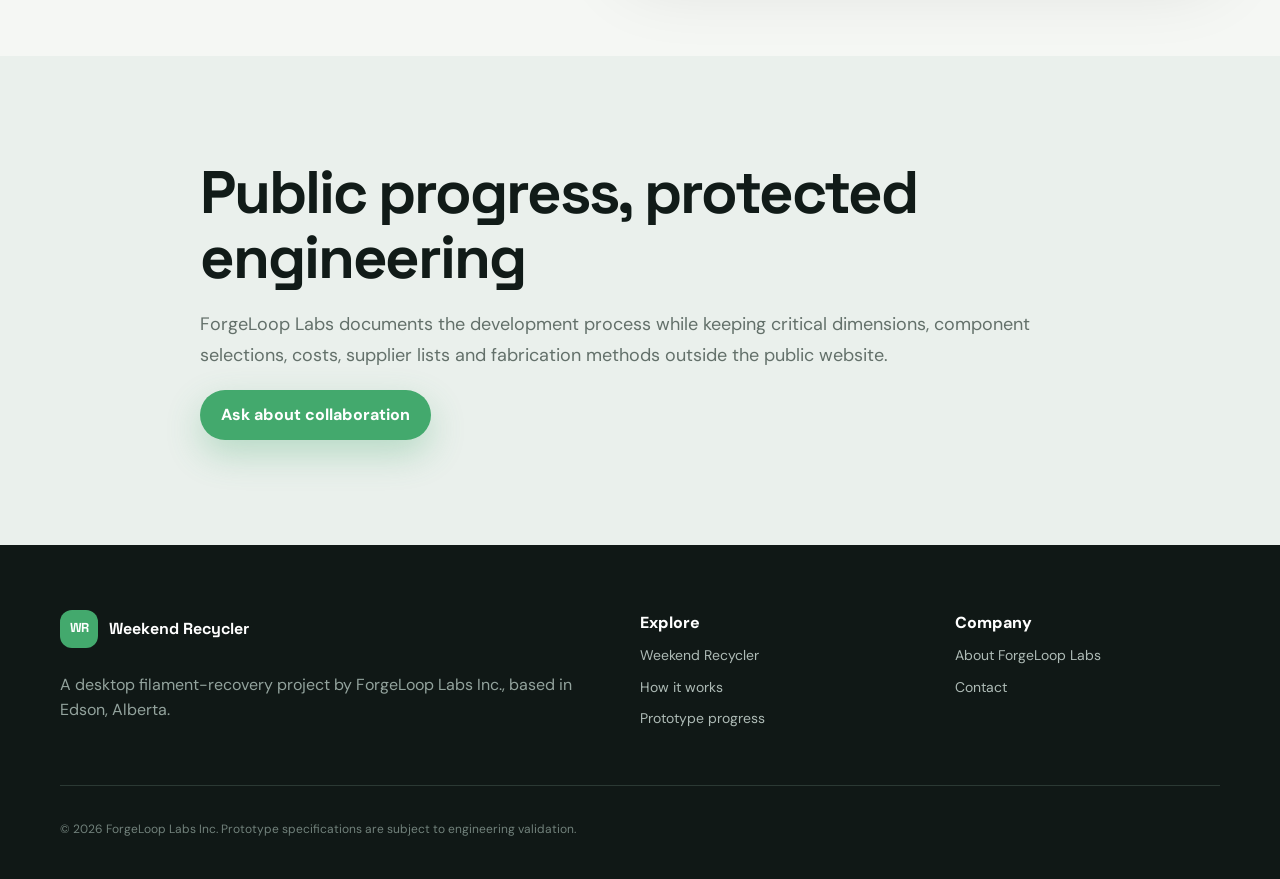
<file: prototype/index.html>
<!doctype html>
<html lang="en">
<head>
  <meta charset="utf-8">
  <meta name="viewport" content="width=device-width, initial-scale=1">
  <meta name="theme-color" content="#101816">
  <link rel="preconnect" href="https://fonts.googleapis.com">
  <link rel="preconnect" href="https://fonts.gstatic.com" crossorigin>
  <link href="https://fonts.googleapis.com/css2?family=DM+Sans:wght@400;500;600;700&family=Space+Grotesk:wght@500;600;700&display=swap" rel="stylesheet">
  <link rel="stylesheet" href="/styles.css">
  <script defer src="/script.js"></script>
  <title>Weekend Recycler Prototype Progress | ForgeLoop Labs</title>
  <meta name="description" content="Follow development of the Weekend Recycler V0 prototype, including architecture, subsystem integration, procurement and controlled testing.">
  <link rel="canonical" href="https://forgelooplabs.com/prototype/">
  <meta property="og:type" content="website">
  <meta property="og:url" content="https://forgelooplabs.com/prototype/">
  <meta property="og:title" content="Weekend Recycler Prototype Progress | ForgeLoop Labs">
  <meta property="og:description" content="Follow development of the Weekend Recycler V0 prototype, including architecture, subsystem integration, procurement and controlled testing.">
  <meta property="og:image" content="https://forgelooplabs.com/assets/standard-recycler.png">
  <meta name="twitter:card" content="summary_large_image">
  <script type="application/ld+json">{"@context":"https://schema.org","@type":"WebPage","name":"Weekend Recycler Prototype Progress","url":"https://forgelooplabs.com/prototype/","isPartOf":{"@id":"https://forgelooplabs.com/#website"},"about":{"@id":"https://forgelooplabs.com/#organization"}}</script>
</head>
<body>
<a class="skip-link" href="#main">Skip to content</a>
<header class="site-header"><div class="container nav-wrap"><a class="brand" href="/" aria-label="ForgeLoop Labs home"><span class="brand-mark">WR</span><span>Weekend Recycler</span></a><button class="menu-button" aria-expanded="false" aria-controls="main-nav">Menu</button><nav id="main-nav" class="main-nav" aria-label="Primary navigation"><a href="/how-it-works/">How it works</a><a href="/weekend-recycler/">Weekend Recycler</a><a href="/prototype/">Prototype</a><a href="/about/">About</a><a class="nav-cta" href="/contact/">Contact</a></nav></div></header>
<main id="main">
<section class="inner-hero"><div class="container inner-grid"><div><p class="eyebrow">Prototype V0</p><h1>Weekend Recycler Prototype Progress</h1><p class="inner-lead">Follow development of the Weekend Recycler V0 prototype, including architecture, subsystem integration, procurement and controlled testing.</p></div></div></section>
<section class="section"><div class="container prototype-grid"><div class="prototype-copy"><h2>Prove the process before polishing the appliance</h2><p>The first build deliberately removes consumer conveniences such as touchscreen control, Wi-Fi, cloud logging and automated correction. Manual controls, removable module plates and an open frame make problems easier to identify.</p><div class="milestones"><div class="milestone done"><span></span><p><strong>Architecture</strong> Four-module workflow defined</p></div><div class="milestone done"><span></span><p><strong>Subsystem planning</strong> Shredding, extrusion, cooling, pulling and winding separated</p></div><div class="milestone done"><span></span><p><strong>Integration layout</strong> Open-frame engineering mule planned</p></div><div class="milestone current"><span></span><p><strong>Procurement</strong> Build stages and supplier categories established</p></div><div class="milestone"><span></span><p><strong>Next</strong> Bench-rig fabrication and controlled testing</p></div></div></div><div class="prototype-visual"><img src="/assets/technical-recycler.png" alt="Public concept rendering of the Weekend Recycler V0 prototype"></div></div></section><section class="section docs-section"><div class="container content-narrow"><h2>Public progress, protected engineering</h2><p>ForgeLoop Labs documents the development process while keeping critical dimensions, component selections, costs, supplier lists and fabrication methods outside the public website.</p><a class="button button-primary" href="/contact/">Ask about collaboration</a></div></section>
</main>
<footer class="site-footer"><div class="container footer-grid"><div><a class="brand footer-brand" href="/"><span class="brand-mark">WR</span><span>Weekend Recycler</span></a><p>A desktop filament-recovery project by ForgeLoop Labs Inc., based in Edson, Alberta.</p></div><div><p class="footer-heading">Explore</p><a href="/weekend-recycler/">Weekend Recycler</a><a href="/how-it-works/">How it works</a><a href="/prototype/">Prototype progress</a></div><div><p class="footer-heading">Company</p><a href="/about/">About ForgeLoop Labs</a><a href="/contact/">Contact</a></div></div><div class="container legal"><p>© <span id="year"></span> ForgeLoop Labs Inc. Prototype specifications are subject to engineering validation.</p></div></footer>
</body>
</html>
</file>
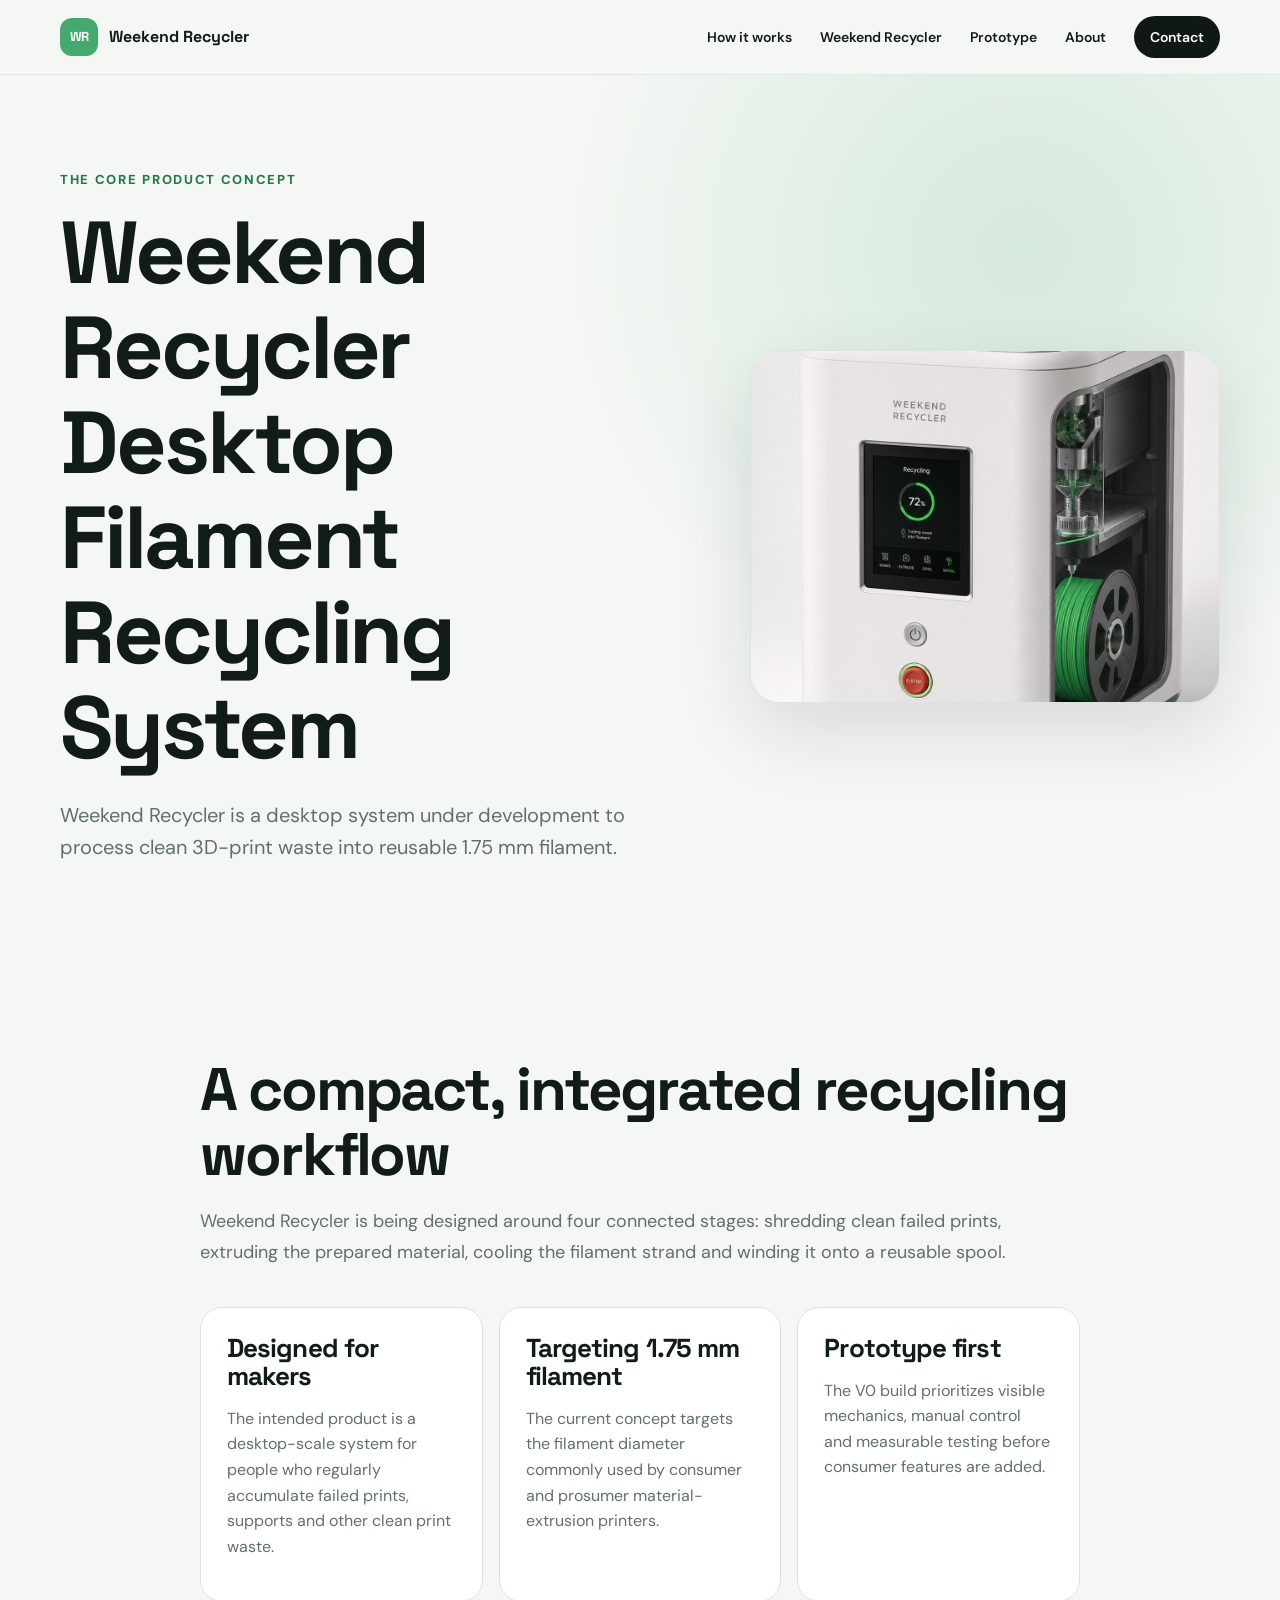
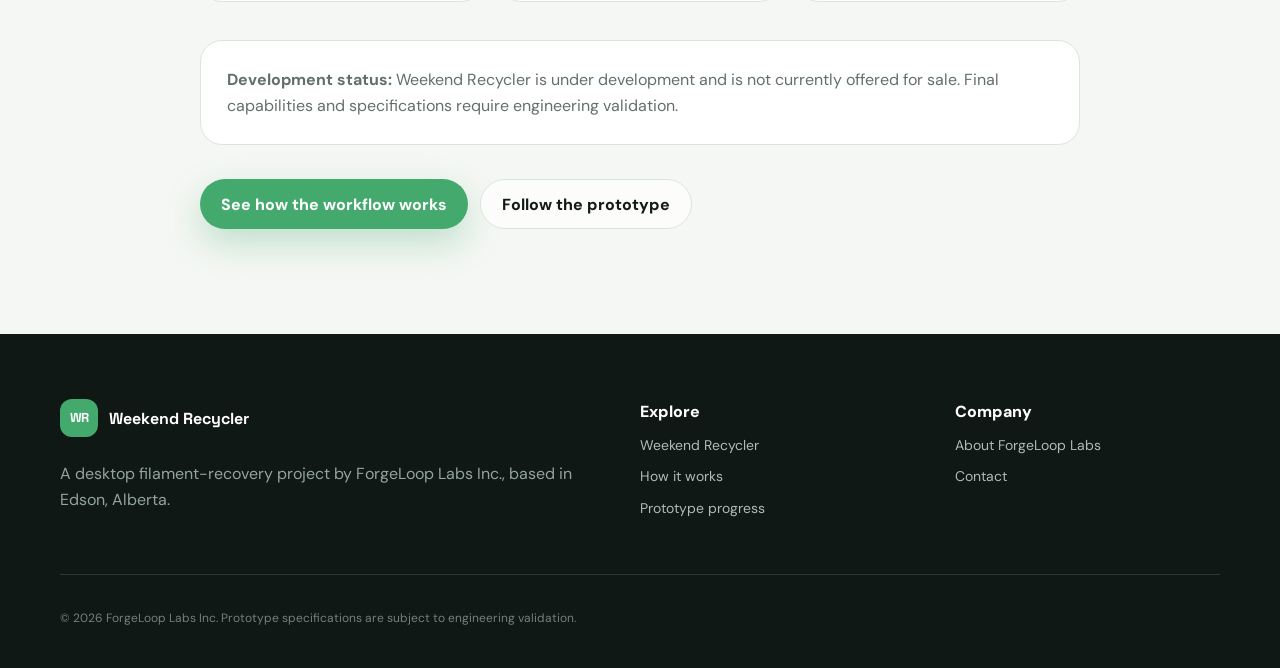
<file: weekend-recycler/index.html>
<!doctype html>
<html lang="en">
<head>
  <meta charset="utf-8">
  <meta name="viewport" content="width=device-width, initial-scale=1">
  <meta name="theme-color" content="#101816">
  <link rel="preconnect" href="https://fonts.googleapis.com">
  <link rel="preconnect" href="https://fonts.gstatic.com" crossorigin>
  <link href="https://fonts.googleapis.com/css2?family=DM+Sans:wght@400;500;600;700&family=Space+Grotesk:wght@500;600;700&display=swap" rel="stylesheet">
  <link rel="stylesheet" href="/styles.css">
  <script defer src="/script.js"></script>
  <title>Weekend Recycler | Desktop 3D Filament Recycling System</title>
  <meta name="description" content="Weekend Recycler is a desktop system under development to process clean 3D-print waste into reusable 1.75 mm filament.">
  <link rel="canonical" href="https://forgelooplabs.com/weekend-recycler/">
  <meta property="og:type" content="website">
  <meta property="og:url" content="https://forgelooplabs.com/weekend-recycler/">
  <meta property="og:title" content="Weekend Recycler | Desktop 3D Filament Recycling System">
  <meta property="og:description" content="Weekend Recycler is a desktop system under development to process clean 3D-print waste into reusable 1.75 mm filament.">
  <meta property="og:image" content="https://forgelooplabs.com/assets/standard-recycler.png">
  <meta name="twitter:card" content="summary_large_image">
  <script type="application/ld+json">{"@context":"https://schema.org","@type":"WebPage","name":"Weekend Recycler Desktop Filament Recycling System","url":"https://forgelooplabs.com/weekend-recycler/","isPartOf":{"@id":"https://forgelooplabs.com/#website"},"about":{"@id":"https://forgelooplabs.com/#organization"}}</script>
</head>
<body>
<a class="skip-link" href="#main">Skip to content</a>
<header class="site-header"><div class="container nav-wrap"><a class="brand" href="/" aria-label="ForgeLoop Labs home"><span class="brand-mark">WR</span><span>Weekend Recycler</span></a><button class="menu-button" aria-expanded="false" aria-controls="main-nav">Menu</button><nav id="main-nav" class="main-nav" aria-label="Primary navigation"><a href="/how-it-works/">How it works</a><a href="/weekend-recycler/">Weekend Recycler</a><a href="/prototype/">Prototype</a><a href="/about/">About</a><a class="nav-cta" href="/contact/">Contact</a></nav></div></header>
<main id="main">
<section class="inner-hero"><div class="container inner-grid"><div><p class="eyebrow">The core product concept</p><h1>Weekend Recycler Desktop Filament Recycling System</h1><p class="inner-lead">Weekend Recycler is a desktop system under development to process clean 3D-print waste into reusable 1.75 mm filament.</p></div><div class="inner-visual"><img src="/assets/standard-recycler.png" alt="Weekend Recycler Desktop Filament Recycling System"></div></div></section>
<section class="section"><div class="container content-narrow"><h2>A compact, integrated recycling workflow</h2><p>Weekend Recycler is being designed around four connected stages: shredding clean failed prints, extruding the prepared material, cooling the filament strand and winding it onto a reusable spool.</p><div class="feature-list"><article><h3>Designed for makers</h3><p>The intended product is a desktop-scale system for people who regularly accumulate failed prints, supports and other clean print waste.</p></article><article><h3>Targeting 1.75 mm filament</h3><p>The current concept targets the filament diameter commonly used by consumer and prosumer material-extrusion printers.</p></article><article><h3>Prototype first</h3><p>The V0 build prioritizes visible mechanics, manual control and measurable testing before consumer features are added.</p></article></div><div class="notice"><strong>Development status:</strong> Weekend Recycler is under development and is not currently offered for sale. Final capabilities and specifications require engineering validation.</div><div class="inline-actions"><a class="button button-primary" href="/how-it-works/">See how the workflow works</a><a class="button button-secondary" href="/prototype/">Follow the prototype</a></div></div></section>
</main>
<footer class="site-footer"><div class="container footer-grid"><div><a class="brand footer-brand" href="/"><span class="brand-mark">WR</span><span>Weekend Recycler</span></a><p>A desktop filament-recovery project by ForgeLoop Labs Inc., based in Edson, Alberta.</p></div><div><p class="footer-heading">Explore</p><a href="/weekend-recycler/">Weekend Recycler</a><a href="/how-it-works/">How it works</a><a href="/prototype/">Prototype progress</a></div><div><p class="footer-heading">Company</p><a href="/about/">About ForgeLoop Labs</a><a href="/contact/">Contact</a></div></div><div class="container legal"><p>© <span id="year"></span> ForgeLoop Labs Inc. Prototype specifications are subject to engineering validation.</p></div></footer>
</body>
</html>
</file>
<file: styles.css>
:root {
  --bg: #f5f7f4;
  --paper: #ffffff;
  --ink: #111b18;
  --muted: #63706a;
  --line: #dce4df;
  --green: #43a96d;
  --green-dark: #237a49;
  --dark: #101816;
  --dark-soft: #1a2622;
  --amber: #caa45a;
  --radius: 24px;
  --shadow: 0 28px 75px rgba(16, 24, 22, .12);
}

* { box-sizing: border-box; }
html { scroll-behavior: smooth; }
body {
  margin: 0;
  background: var(--bg);
  color: var(--ink);
  font-family: "DM Sans", system-ui, sans-serif;
  line-height: 1.6;
}
img { display: block; width: 100%; }
a { color: inherit; text-decoration: none; }
button, a { -webkit-tap-highlight-color: transparent; }
.container { width: min(1160px, calc(100% - 40px)); margin-inline: auto; }
.skip-link { position: fixed; left: 16px; top: -80px; z-index: 999; background: white; padding: 12px 16px; border-radius: 8px; }
.skip-link:focus { top: 16px; }

.site-header {
  position: sticky; top: 0; z-index: 100;
  background: rgba(245, 247, 244, .86);
  border-bottom: 1px solid rgba(220, 228, 223, .8);
  backdrop-filter: blur(16px);
}
.nav-wrap { height: 74px; display: flex; align-items: center; justify-content: space-between; }
.brand { display: inline-flex; gap: 11px; align-items: center; font-family: "Space Grotesk"; font-weight: 700; }
.brand-mark {
  display: grid; place-items: center; width: 38px; height: 38px; border-radius: 12px;
  background: var(--green); color: white; font-size: 13px; letter-spacing: -.04em;
}
.main-nav { display: flex; gap: 28px; align-items: center; font-size: 14px; font-weight: 600; }
.main-nav a:hover { color: var(--green-dark); }
.nav-cta { background: var(--dark); color: white !important; padding: 10px 16px; border-radius: 999px; }
.menu-button { display: none; border: 0; background: var(--dark); color: white; border-radius: 999px; padding: 9px 14px; }

.hero {
  position: relative; overflow: hidden; padding: 86px 0 72px;
  background: linear-gradient(150deg, #edf3ee 0%, #f8faf7 52%, #e7efe9 100%);
}
.hero-grid { position: relative; display: grid; grid-template-columns: 1.05fr .95fr; gap: 58px; align-items: center; }
.hero-copy { position: relative; z-index: 2; }
.eyebrow { margin: 0 0 14px; color: var(--green-dark); font-size: 13px; font-weight: 800; letter-spacing: .13em; text-transform: uppercase; }
h1, h2, h3 { font-family: "Space Grotesk", system-ui, sans-serif; line-height: 1.08; letter-spacing: -.035em; }
h1 { max-width: 760px; margin: 0; font-size: clamp(48px, 7vw, 88px); }
h2 { margin: 0 0 18px; font-size: clamp(36px, 5vw, 60px); }
h3 { margin: 0 0 10px; font-size: 26px; }
.hero-text { max-width: 660px; margin: 25px 0 30px; color: var(--muted); font-size: 19px; }
.hero-actions { display: flex; gap: 12px; flex-wrap: wrap; }
.button { display: inline-flex; align-items: center; justify-content: center; min-height: 50px; padding: 0 21px; border-radius: 999px; font-weight: 750; transition: transform .2s ease, box-shadow .2s ease; }
.button:hover { transform: translateY(-2px); }
.button-primary { background: var(--green); color: white; box-shadow: 0 14px 35px rgba(67, 169, 109, .3); }
.button-secondary { border: 1px solid var(--line); background: rgba(255,255,255,.7); }
.button-light { background: white; color: var(--dark); }
.hero-stats { display: flex; gap: 34px; margin-top: 42px; }
.hero-stats div { display: grid; }
.hero-stats strong { font-family: "Space Grotesk"; font-size: 22px; }
.hero-stats span { color: var(--muted); font-size: 12px; }
.hero-visual { position: relative; }
.image-shell {
  overflow: hidden; border: 1px solid rgba(255,255,255,.9); border-radius: 36px;
  background: white; box-shadow: var(--shadow); transform: rotate(1.2deg);
}
.image-shell img { aspect-ratio: 4/5; object-fit: cover; }
.floating-card {
  position: absolute; left: -20px; bottom: 32px; display: flex; gap: 10px; align-items: center;
  border: 1px solid var(--line); border-radius: 999px; padding: 12px 16px;
  background: rgba(255,255,255,.94); box-shadow: 0 14px 35px rgba(16,24,22,.12); font-size: 13px; font-weight: 700;
}
.status-dot { width: 9px; height: 9px; border-radius: 50%; background: var(--green); box-shadow: 0 0 0 6px rgba(67,169,109,.14); }
.hero-glow { position: absolute; width: 500px; height: 500px; border-radius: 50%; filter: blur(80px); opacity: .38; }
.hero-glow-one { right: -180px; top: -100px; background: #82cda1; }
.hero-glow-two { left: -240px; bottom: -260px; background: #cbd8a0; }

.statement { background: var(--dark); color: white; }
.statement-inner { padding: 78px 0; text-align: center; }
.statement p { margin: 0 0 8px; color: #aab7b2; font-size: 20px; }
.statement h2 { margin: 0; color: #b8f4cd; }

.section { padding: 105px 0; }
.section-heading { max-width: 760px; margin-bottom: 44px; }
.section-heading p:last-child { color: var(--muted); font-size: 18px; }
.process-grid { display: grid; grid-template-columns: repeat(4, 1fr); gap: 16px; }
.process-card { min-height: 240px; padding: 28px; border: 1px solid var(--line); border-radius: var(--radius); background: var(--paper); }
.process-card span { display: inline-grid; place-items: center; width: 42px; height: 42px; border-radius: 50%; background: #e6f4eb; color: var(--green-dark); font-family: "Space Grotesk"; font-weight: 700; }
.process-card h3 { margin-top: 44px; }
.process-card p { color: var(--muted); margin-bottom: 0; }

.section-dark { background: var(--dark); color: white; }
.section-dark .eyebrow { color: #8ee6ae; }
.model-grid { display: grid; grid-template-columns: 1fr 1fr; gap: 20px; }
.model-card { overflow: hidden; border: 1px solid #33423c; border-radius: 30px; background: var(--dark-soft); }
.model-card.featured { grid-row: span 2; }
.model-image { overflow: hidden; background: #dfe7e2; }
.model-card.featured .model-image img { aspect-ratio: 5/4; object-fit: cover; }
.model-card:not(.featured) .model-image img { aspect-ratio: 16/8.5; object-fit: cover; }
.model-content { padding: 30px; }
.model-kicker { margin: 0 0 8px; color: #91a29b; font-size: 12px; text-transform: uppercase; letter-spacing: .11em; font-weight: 800; }
.price { color: #a8f2c2; font-family: "Space Grotesk"; font-size: 27px; font-weight: 700; }
.price span { color: #91a29b; font-family: "DM Sans"; font-size: 12px; font-weight: 500; }
.model-content > p:not(.model-kicker):not(.price) { color: #b8c3bf; }
.model-content ul { padding-left: 19px; color: #d9e0dd; }
.model-content blockquote { margin: 24px 0 0; padding-left: 18px; border-left: 2px solid var(--amber); color: #ead8ae; font-family: "Space Grotesk"; }
.lab { border-color: #65583d; }

.prototype-grid { display: grid; grid-template-columns: .92fr 1.08fr; gap: 58px; align-items: center; }
.prototype-copy > p:not(.eyebrow) { color: var(--muted); font-size: 18px; }
.prototype-visual { border: 1px solid var(--line); border-radius: 28px; padding: 14px; background: white; box-shadow: var(--shadow); }
.milestones { margin-top: 34px; }
.milestone { position: relative; display: grid; grid-template-columns: 22px 1fr; gap: 13px; }
.milestone:not(:last-child)::before { content: ""; position: absolute; left: 6px; top: 21px; width: 2px; height: calc(100% - 3px); background: var(--line); }
.milestone span { position: relative; z-index: 1; width: 14px; height: 14px; margin-top: 6px; border: 2px solid #b9c4bf; border-radius: 50%; background: var(--bg); }
.milestone.done span { border-color: var(--green); background: var(--green); }
.milestone.current span { border-color: var(--green); box-shadow: 0 0 0 6px rgba(67,169,109,.16); }
.milestone p { margin: 0 0 20px; color: var(--muted); }
.milestone strong { color: var(--ink); }

.detail-section { padding-top: 0; }
.detail-grid { display: grid; grid-template-columns: 1fr 1fr; gap: 20px; }
.detail-figure { margin: 0; padding: 15px; border: 1px solid var(--line); border-radius: 24px; background: white; }
.detail-figure img { aspect-ratio: 16/10; object-fit: contain; }
.detail-figure figcaption { padding: 10px 6px 2px; color: var(--muted); font-size: 13px; }

.docs-section { background: #eaf0ec; }
.docs-grid { display: grid; grid-template-columns: repeat(4, 1fr); gap: 14px; }
.doc-card { min-height: 220px; padding: 22px; border: 1px solid #d3ddd7; border-radius: 22px; background: rgba(255,255,255,.8); transition: transform .2s ease, border-color .2s ease; }
.doc-card:hover { transform: translateY(-5px); border-color: var(--green); }
.doc-card span { color: var(--green-dark); font-family: "Space Grotesk"; font-size: 13px; font-weight: 800; }
.doc-card h3 { margin-top: 35px; font-size: 20px; }
.doc-card p { color: var(--muted); font-size: 14px; }

.cta-section { padding: 85px 0; background: var(--green); color: white; }
.cta-inner { display: flex; align-items: center; justify-content: space-between; gap: 35px; }
.cta-inner .eyebrow { color: #daf7e4; }
.cta-inner h2 { max-width: 760px; }
.cta-inner p:last-child { max-width: 750px; color: #e1f5e8; }

.site-footer { padding: 65px 0 28px; background: var(--dark); color: white; }
.footer-grid { display: grid; grid-template-columns: 2fr 1fr 1fr; gap: 50px; }
.footer-brand { margin-bottom: 15px; }
.footer-grid > div { display: flex; flex-direction: column; align-items: flex-start; gap: 9px; }
.footer-grid p { color: #93a39d; margin: 0; }
.footer-heading { color: white !important; font-weight: 800; }
.footer-grid a:not(.brand) { color: #aebbb6; font-size: 14px; }
.legal { margin-top: 55px; padding-top: 22px; border-top: 1px solid #2b3934; color: #71817b; font-size: 12px; }

.reveal { opacity: 0; transform: translateY(18px); transition: opacity .7s ease, transform .7s ease; }
.reveal.visible { opacity: 1; transform: translateY(0); }

@media (max-width: 960px) {
  .menu-button { display: inline-flex; }
  .main-nav {
    display: none; position: absolute; left: 20px; right: 20px; top: 68px;
    flex-direction: column; align-items: stretch; gap: 3px; padding: 12px;
    border: 1px solid var(--line); border-radius: 18px; background: white; box-shadow: var(--shadow);
  }
  .main-nav.open { display: flex; }
  .main-nav a { padding: 11px 13px; }
  .hero-grid, .prototype-grid { grid-template-columns: 1fr; }
  .hero-copy { order: 1; }
  .hero-visual { max-width: 680px; margin-inline: auto; order: 2; }
  .process-grid, .docs-grid { grid-template-columns: repeat(2, 1fr); }
  .model-grid { grid-template-columns: 1fr; }
  .model-card.featured { grid-row: auto; }
}

@media (max-width: 650px) {
  .container { width: min(100% - 26px, 1160px); }
  .hero { padding-top: 56px; }
  h1 { font-size: 49px; }
  .hero-stats { gap: 20px; flex-wrap: wrap; }
  .floating-card { left: 8px; bottom: 16px; }
  .section { padding: 78px 0; }
  .process-grid, .docs-grid, .detail-grid { grid-template-columns: 1fr; }
  .process-card { min-height: 205px; }
  .cta-inner, .footer-grid { display: grid; grid-template-columns: 1fr; }
  .footer-grid { gap: 28px; }
}

.availability {
  color: #a8f2c2;
  font-family: "Space Grotesk";
  font-size: 19px;
  font-weight: 700;
}
.private-access-card {
  display: flex;
  align-items: center;
  justify-content: space-between;
  gap: 30px;
  padding: 34px;
  border: 1px solid #cbd9d0;
  border-radius: 28px;
  background: rgba(255,255,255,.88);
  box-shadow: 0 20px 55px rgba(16,24,22,.08);
}
.private-access-card h3 { margin-top: 12px; }
.private-access-card p { max-width: 720px; color: var(--muted); }
.private-badge {
  display: inline-flex;
  padding: 7px 11px;
  border-radius: 999px;
  background: #e3f3e9;
  color: var(--green-dark);
  font-size: 12px;
  font-weight: 800;
  letter-spacing: .08em;
  text-transform: uppercase;
}
.public-summary-grid {
  display: grid;
  grid-template-columns: repeat(3,1fr);
  gap: 14px;
  margin-top: 18px;
}
.public-summary-card {
  padding: 24px;
  border: 1px solid #d3ddd7;
  border-radius: 22px;
  background: rgba(255,255,255,.72);
}
.public-summary-card span { color: var(--green-dark); font-weight: 800; }
.public-summary-card h3 { margin-top: 25px; font-size: 20px; }
.public-summary-card p, .public-vision p { color: var(--muted); }
.public-vision { max-width: 820px; text-align: center; }
.public-vision h2 { max-width: 800px; }
@media (max-width: 760px) {
  .private-access-card { align-items: flex-start; flex-direction: column; }
  .public-summary-grid { grid-template-columns: 1fr; }
}

/* Multi-page SEO content */
.hero-tagline { margin: 14px 0 0; color: var(--green-dark); font-family: "Space Grotesk"; font-size: 22px; font-weight: 600; }
.inner-hero { padding: 95px 0 70px; background: radial-gradient(circle at 80% 20%, rgba(67,169,109,.18), transparent 38%), var(--bg); }
.inner-grid { display: grid; grid-template-columns: 1.15fr .85fr; gap: 55px; align-items: center; }
.inner-hero h1 { max-width: 850px; }
.inner-lead { max-width: 780px; margin-top: 24px; color: var(--muted); font-size: 20px; }
.inner-visual { overflow: hidden; border: 1px solid var(--line); border-radius: 30px; background: white; box-shadow: var(--shadow); }
.inner-visual img { aspect-ratio: 4/3; object-fit: cover; }
.content-narrow { max-width: 880px; }
.content-narrow > p { color: var(--muted); font-size: 18px; line-height: 1.75; }
.content-narrow h2:not(:first-child) { margin-top: 55px; }
.inline-actions { display: flex; flex-wrap: wrap; gap: 12px; margin-top: 34px; }
.feature-list { display: grid; grid-template-columns: repeat(3,1fr); gap: 16px; margin: 38px 0; }
.feature-list article, .contact-card, .notice { padding: 26px; border: 1px solid var(--line); border-radius: 22px; background: white; }
.feature-list p, .notice, .small-note { color: var(--muted); }
.notice { margin-top: 28px; }
.section-copy { margin-top: 60px; }
.contact-card { margin-top: 30px; }
.contact-card a:not(.button) { color: var(--green-dark); font-size: 19px; font-weight: 700; }
.small-note { margin-top: 24px; font-size: 14px !important; }
@media (max-width: 850px) { .inner-grid, .feature-list { grid-template-columns: 1fr; } .inner-hero { padding-top: 65px; } }
</file>
